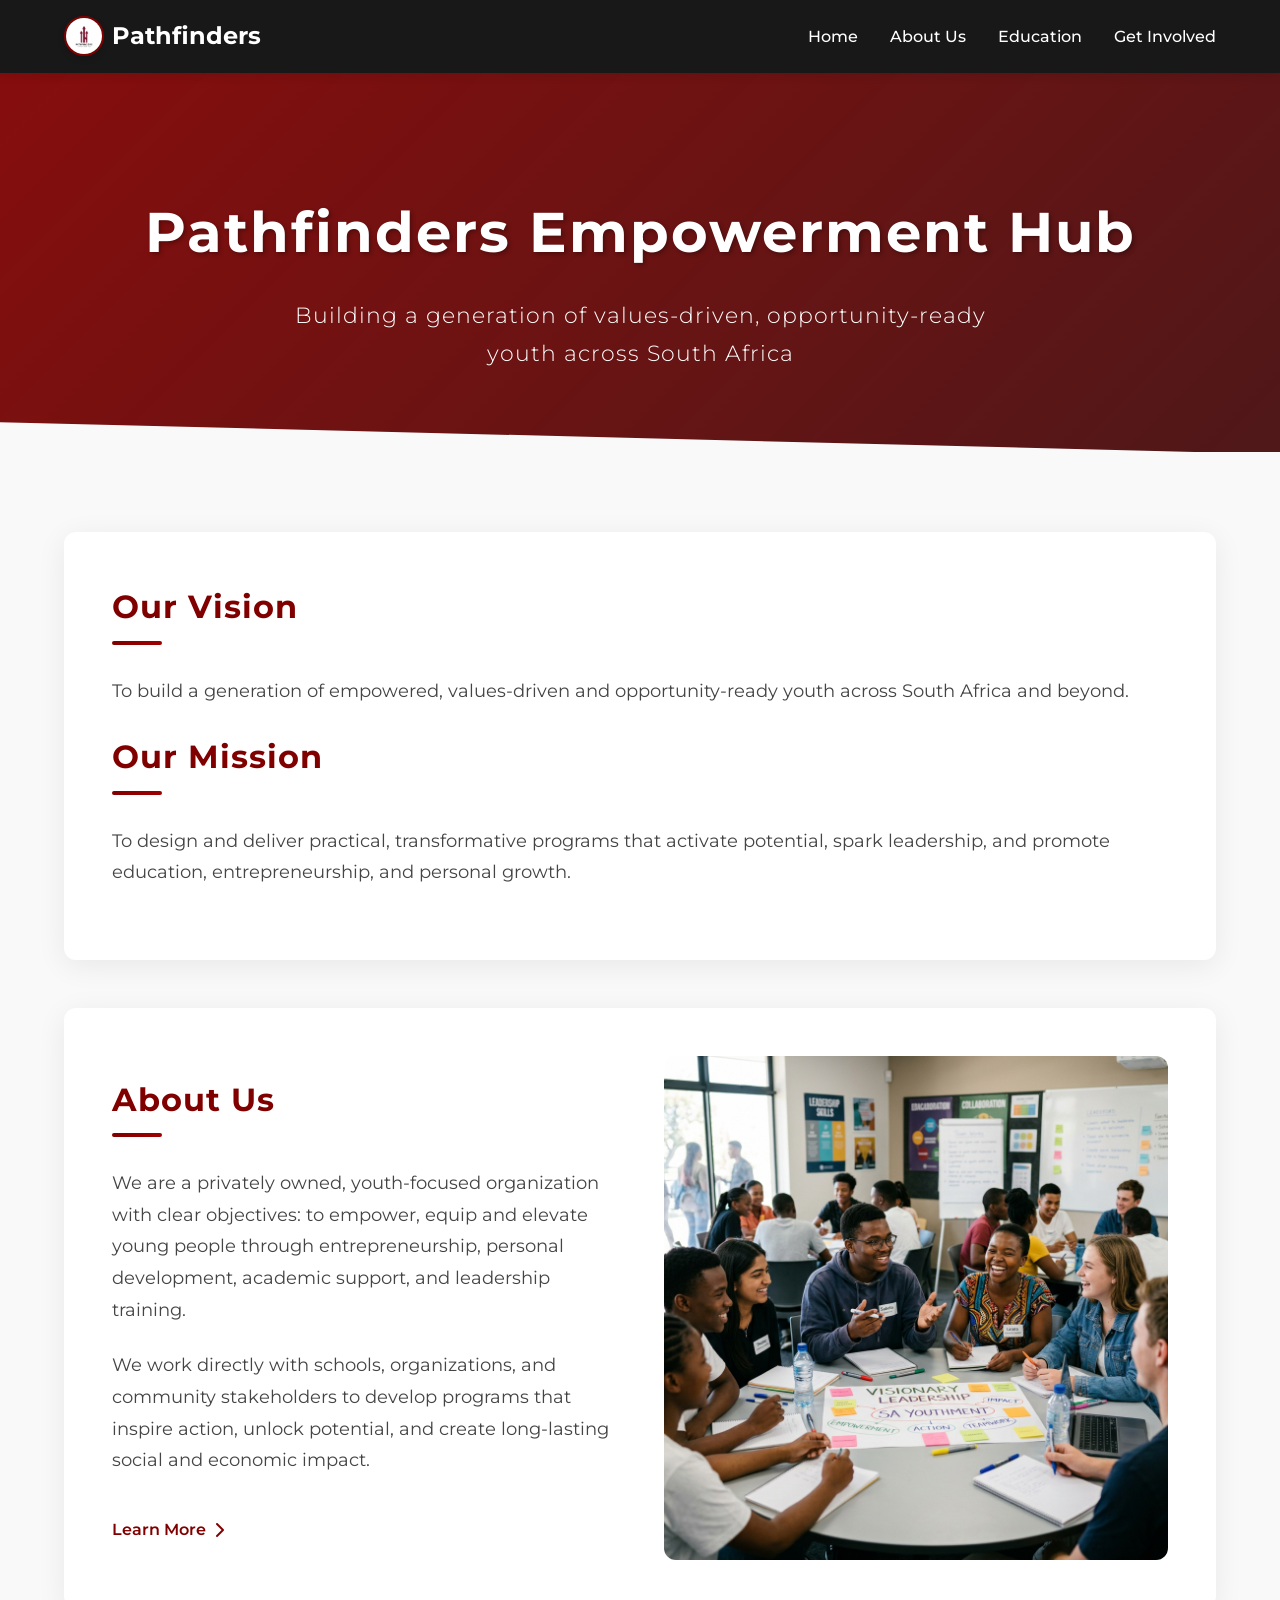
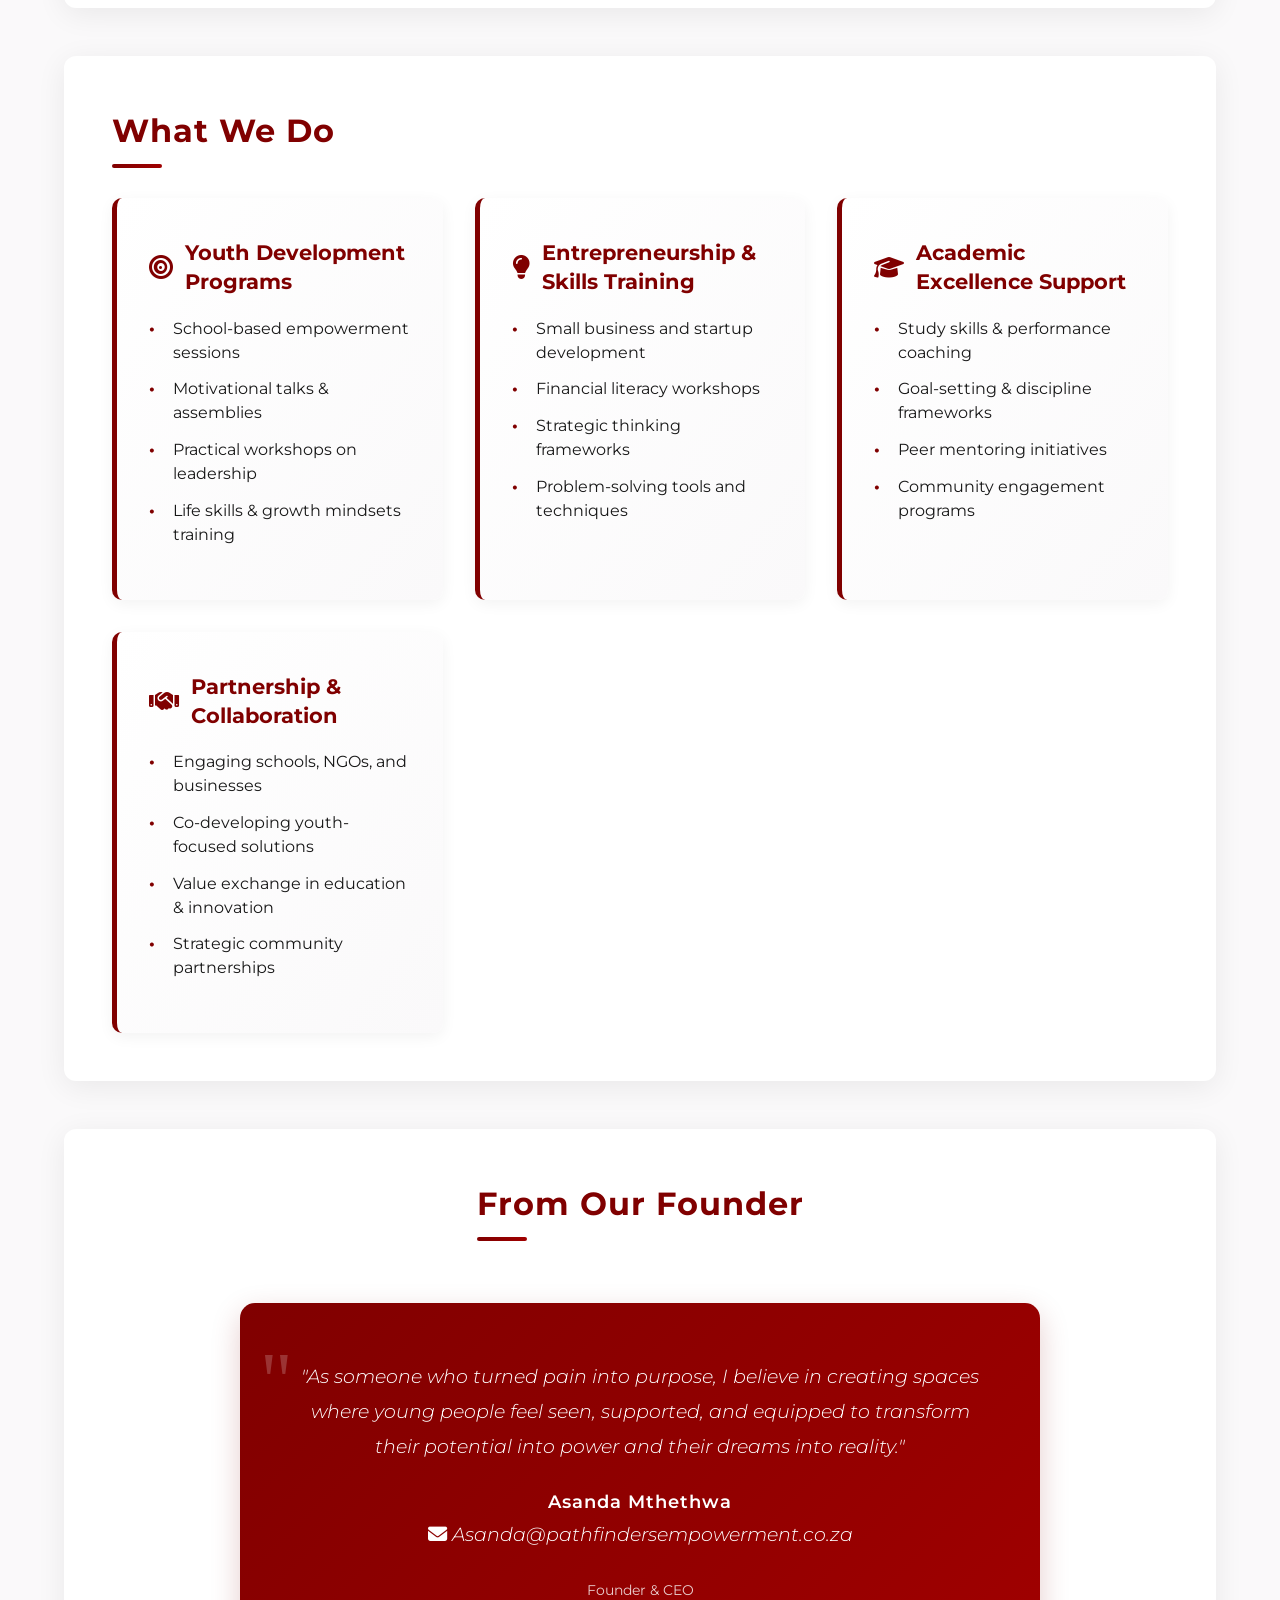
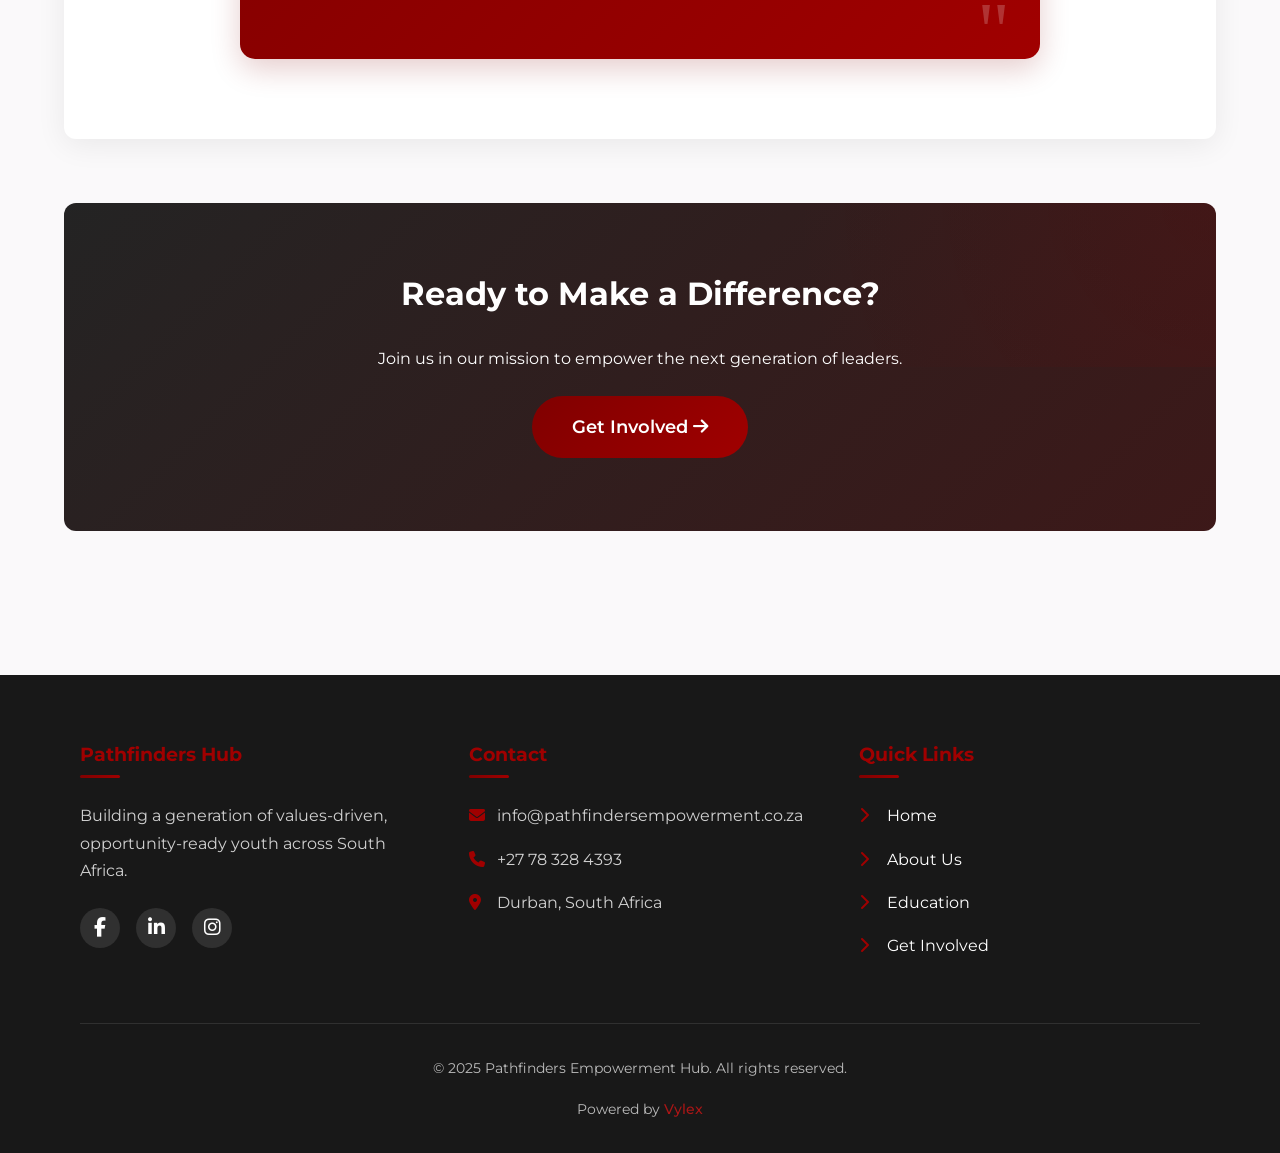
<file: index.html>
<!DOCTYPE html>
<html lang="en">

<head>
  <meta charset="UTF-8" />
  <meta name="viewport" content="width=device-width, initial-scale=1.0" />
  <title>Pathfinders Empowerment Hub | Empowering South African Youth</title>

  <meta name="google-site-verification" content="KsutGRpZTLUDbWp5Ro6oUx0S_MNJWlFWjwb6RgHYh18" />

  <!-- Meta SEO -->
  <meta name="description"
    content="Pathfinders Empowerment Hub empowers South African youth with leadership, entrepreneurship, academic support, and values-driven development programs." />
  <meta name="keywords"
    content="Pathfinders, Youth Empowerment, South Africa, Leadership Training, Entrepreneurship, Academic Support, Personal Growth, Youth Development Programs, School Sessions, Skills Training, Asanda Mthethwa" />
  <meta name="author" content="Pathfinders Empowerment Hub" />
  <meta name="robots" content="index, follow" />

  <!-- Open Graph / Facebook -->
  <meta property="og:type" content="website" />
  <meta property="og:url" content="https://pathfindersempowerment.co.za/" />
  <meta property="og:title" content="Pathfinders Empowerment Hub | Empowering South African Youth" />
  <meta property="og:description"
    content="Building a generation of values-driven, opportunity-ready youth across South Africa through practical programs in leadership, education, and entrepreneurship." />
  <meta property="og:image" content="https://pathfindersempowerment.co.za/assets/images/pathfinders-logo.jpg" />

  <!-- Twitter -->
  <meta name="twitter:card" content="summary_large_image" />
  <meta name="twitter:url" content="https://pathfindersempowerment.co.za/" />
  <meta name="twitter:title" content="Pathfinders Empowerment Hub | Empowering South African Youth" />
  <meta name="twitter:description"
    content="Empowering young leaders through personal development, school-based sessions, entrepreneurship and academic excellence." />
  <meta name="twitter:image" content="https://pathfindersempowerment.co.za/assets/images/pathfinders-logo.jpg" />

  <!-- Favicon -->
  <link rel="icon" href="/assets/images/pathfinders-logo.jpg" type="image/jpeg" />

  <!-- Fonts and Icons -->
  <link href="https://fonts.googleapis.com/css2?family=Montserrat:wght@300;400;500;600;700&display=swap"
    rel="stylesheet" />
  <link rel="stylesheet" href="https://cdnjs.cloudflare.com/ajax/libs/font-awesome/6.4.0/css/all.min.css" />

  <!-- Canonical URL -->
  <link rel="canonical" href="https://pathfindersempowerment.co.za/" />
  <link rel="stylesheet" href="css/main.css" />
  <link rel="stylesheet" href="css/home.css" />

  <!-- CSS Placeholder -->

</head>

<body>
  <!-- Navigation -->
  <nav class="navbar">
    <div class="container nav-container">
      <a href="index.html" class="logo">
        <img src="./assets/images/pathfinders-logo.jpg" alt="Pathfinders Empowerment Hub Logo" class="logo-image">
        Pathfinders
      </a>
      <button class="mobile-toggle">☰</button>
      <ul class="nav-links">
        <li><a href="index.html">Home</a></li>
        <li><a href="about.html">About Us</a></li>
        <li><a href="education.html">Education</a></li>
        <li><a href="get-involved.html">Get Involved</a></li>
      </ul>
    </div>
  </nav>

  <!-- Header -->
  <header class="header">
    <div class="container">
      <h1>Pathfinders Empowerment Hub</h1>
      <p>Building a generation of values-driven, opportunity-ready youth across South Africa</p>
    </div>
  </header>

  <!-- Main Content -->
  <main class="container section-padding">
    <!-- Vision & Mission Section -->
    <section id="vision" class="content-section">
      <h2 class="section-title">Our Vision</h2>
      <p class="section-text">To build a generation of empowered, values-driven and opportunity-ready youth across South
        Africa and beyond.</p>

      <div id="mission" class="mt-5">
        <h2 class="section-title">Our Mission</h2>
        <p class="section-text">To design and deliver practical, transformative programs that activate potential, spark
          leadership, and promote education, entrepreneurship, and personal growth.</p>
      </div>
    </section>

    <!-- About Section -->
    <section id="about" class="content-section about-section">
      <div>
        <h2 class="section-title">About Us</h2>
        <p class="section-text">
          We are a privately owned, youth-focused organization with clear objectives: to empower, equip and elevate
          young people through entrepreneurship, personal development, academic support, and leadership training.
        </p>
        <p class="section-text">
          We work directly with schools, organizations, and community stakeholders to develop programs that inspire
          action, unlock potential, and create long-lasting social and economic impact.
        </p>
        <!-- Learn More button -->
        <a href="about.html" class="learn-more-btn">Learn More <i class="fas fa-chevron-right"></i></a>
      </div>
      <div class="about-image">
        <img src="./assets/images/about-us.png" alt="Youth Empowerment in South Africa">
      </div>
    </section>

    <!-- Services Section -->
    <section id="services" class="content-section">
      <h2 class="section-title">What We Do</h2>
      <div class="services-grid">
        <div class="service-card">
          <h3><i class="fas fa-bullseye"></i> Youth Development Programs</h3>
          <ul>
            <li>School-based empowerment sessions</li>
            <li>Motivational talks & assemblies</li>
            <li>Practical workshops on leadership</li>
            <li>Life skills & growth mindsets training</li>
          </ul>
        </div>
        <div class="service-card">
          <h3><i class="fas fa-lightbulb"></i> Entrepreneurship & Skills Training</h3>
          <ul>
            <li>Small business and startup development</li>
            <li>Financial literacy workshops</li>
            <li>Strategic thinking frameworks</li>
            <li>Problem-solving tools and techniques</li>
          </ul>
        </div>
        <div class="service-card">
          <h3><i class="fas fa-graduation-cap"></i> Academic Excellence Support</h3>
          <ul>
            <li>Study skills & performance coaching</li>
            <li>Goal-setting & discipline frameworks</li>
            <li>Peer mentoring initiatives</li>
            <li>Community engagement programs</li>
          </ul>
        </div>
        <div class="service-card">
          <h3><i class="fas fa-handshake"></i> Partnership & Collaboration</h3>
          <ul>
            <li>Engaging schools, NGOs, and businesses</li>
            <li>Co-developing youth-focused solutions</li>
            <li>Value exchange in education & innovation</li>
            <li>Strategic community partnerships</li>
          </ul>
        </div>
      </div>
    </section>

    <!-- Founder Section -->
    <section id="founder" class="content-section founder-section">
      <h2 class="section-title">From Our Founder</h2>
      <div class="founder-message">
        <p>
          "As someone who turned pain into purpose, I believe in creating spaces where young people feel seen,
          supported, and equipped to transform their potential into power and their dreams into reality."
        </p>
        <span class="founder-name">Asanda Mthethwa</span>
        <p><i class="fas fa-envelope"></i> Asanda@pathfindersempowerment.co.za</p>

        <span class="founder-title">Founder & CEO</span>
      </div>
    </section>

    <!-- Call To Action -->
    <section class="cta-section">
      <h2>Ready to Make a Difference?</h2>
      <p>Join us in our mission to empower the next generation of leaders.</p>
      <a href="get-involved.html" class="cta-btn">Get Involved <i class="fas fa-arrow-right"></i></a>
    </section>
  </main>

  <!-- Footer -->
  <footer class="footer">
    <div class="container">
      <div class="footer-content">
        <div class="footer-column">
          <h3>Pathfinders Hub</h3>
          <p>Building a generation of values-driven, opportunity-ready youth across South Africa.</p>
          <div class="social-icons">
            <a href="#" class="social-icon" style="text-decoration: none; color: inherit;"><i
                class="fab fa-facebook-f"></i></a>
            <a href="#" class="social-icon" style="text-decoration: none; color: inherit;"><i
                class="fab fa-linkedin-in"></i></a>
            <a href="#" class="social-icon" style="text-decoration: none; color: inherit;"><i
                class="fab fa-instagram"></i></a>
          </div>
        </div>
        <div class="footer-column">
          <h3>Contact</h3>
          <p><i class="fas fa-envelope"></i> info@pathfindersempowerment.co.za</p>
          <p><i class="fas fa-phone"></i> +27 78 328 4393</p>
          <p><i class="fas fa-map-marker-alt"></i> Durban, South Africa</p>
        </div>
        <div class="footer-column">
          <h3>Quick Links</h3>
          <p><a href="index.html" style="color: white; text-decoration: none;"><i class="fas fa-chevron-right"></i>
              Home</a></p>
          <p><a href="about.html" style="color: white; text-decoration: none;"><i class="fas fa-chevron-right"></i>
              About Us</a></p>
          <p><a href="education.html" style="color: white; text-decoration: none;"><i class="fas fa-chevron-right"></i>
              Education</a></p>
          <p><a href="get-involved.html" style="color: white; text-decoration: none;"><i
                class="fas fa-chevron-right"></i> Get Involved</a></p>
        </div>
      </div>
      <div class="footer-bottom">
        <p>&copy; 2025 Pathfinders Empowerment Hub. All rights reserved.</p>
        <p class="developer">Powered by <a href="https://vylex.co.za"
            style="color: #e71616; text-decoration: dotted;">Vylex</a></p>
      </div>
    </div>
  </footer>

  <script>
    // Mobile menu toggle
    const mobileToggle = document.querySelector('.mobile-toggle');
    const navLinks = document.querySelector('.nav-links');

    mobileToggle.addEventListener('click', () => {
      navLinks.classList.toggle('active');
    });

    // Close mobile menu when clicking a link
    document.querySelectorAll('.nav-links a').forEach(link => {
      link.addEventListener('click', () => {
        navLinks.classList.remove('active');
      });
    });

    // Smooth scrolling
    document.querySelectorAll('a[href^="#"]').forEach(anchor => {
      anchor.addEventListener('click', function (e) {
        e.preventDefault();

        const targetId = this.getAttribute('href');
        const targetElement = document.querySelector(targetId);

        if (targetElement) {
          window.scrollTo({
            top: targetElement.offsetTop - 70,
            behavior: 'smooth'
          });
        }
      });
    });
  </script>
</body>

</html>
</file>
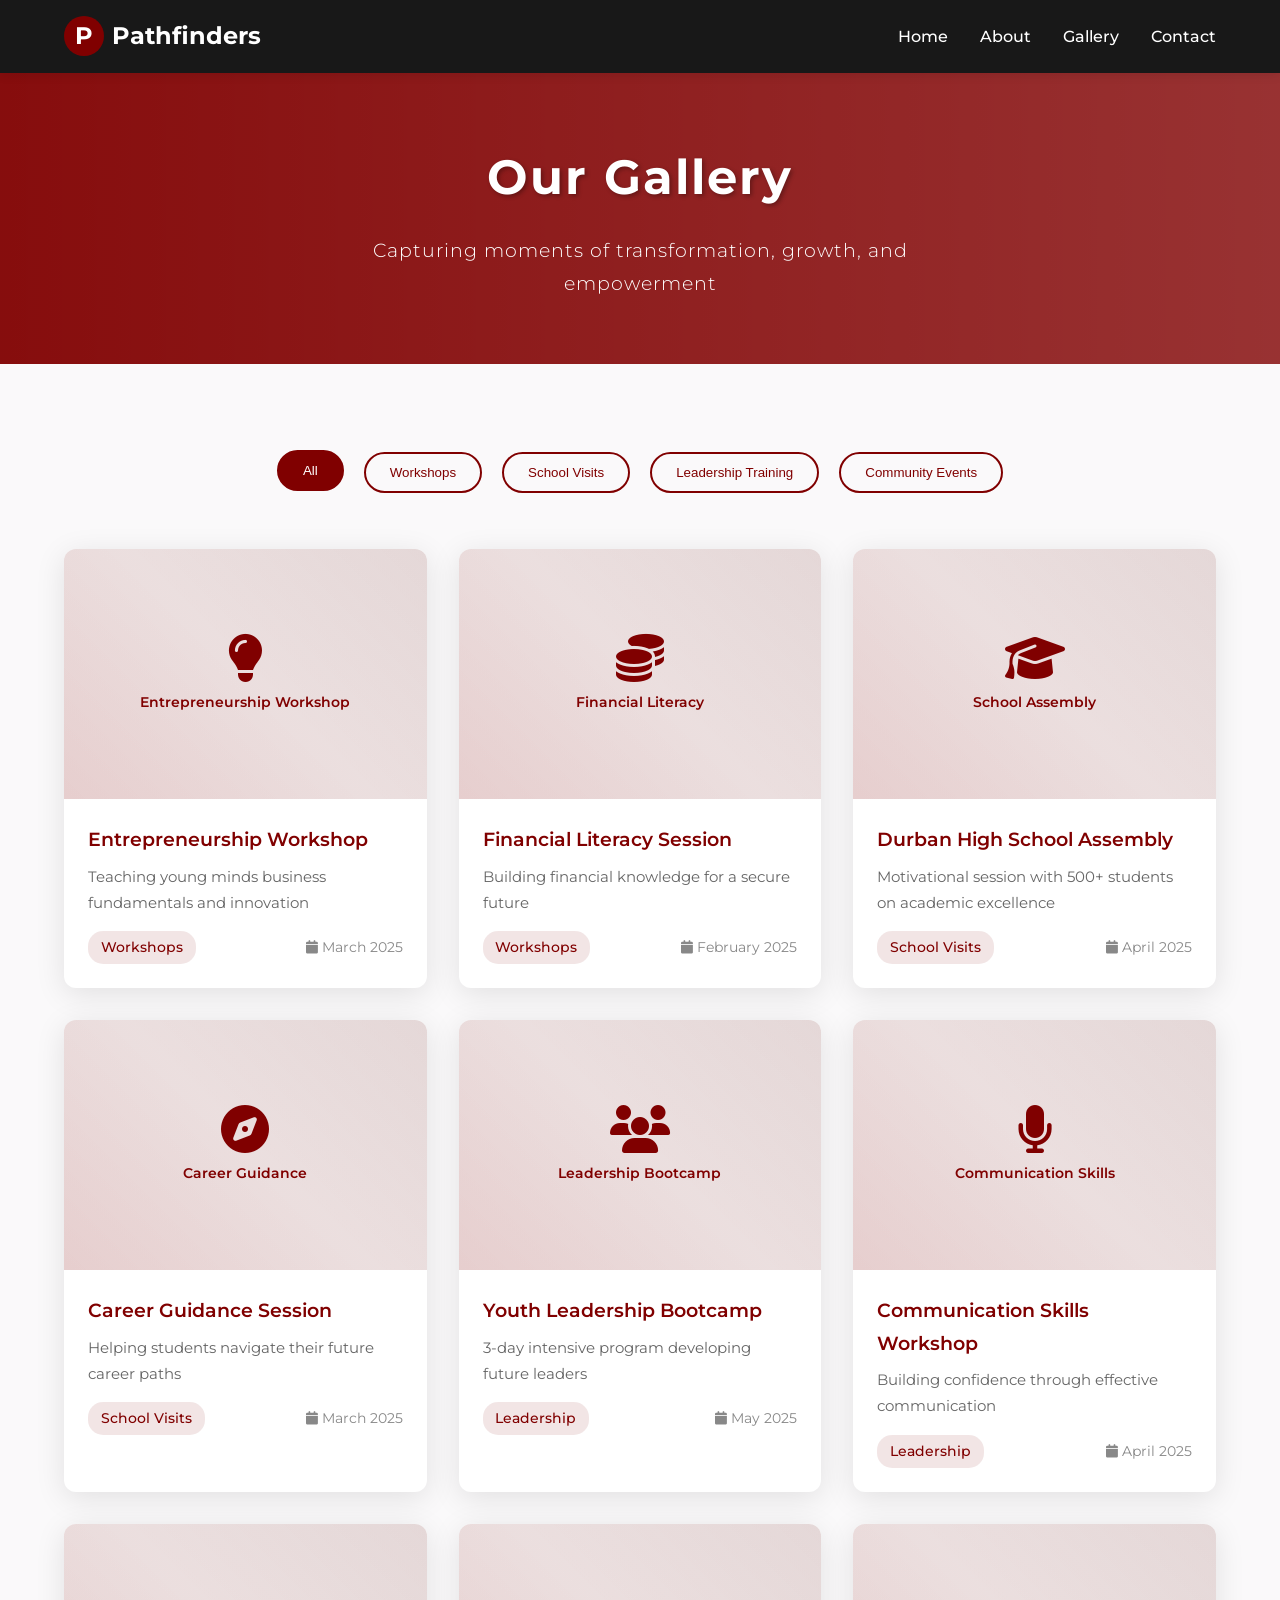
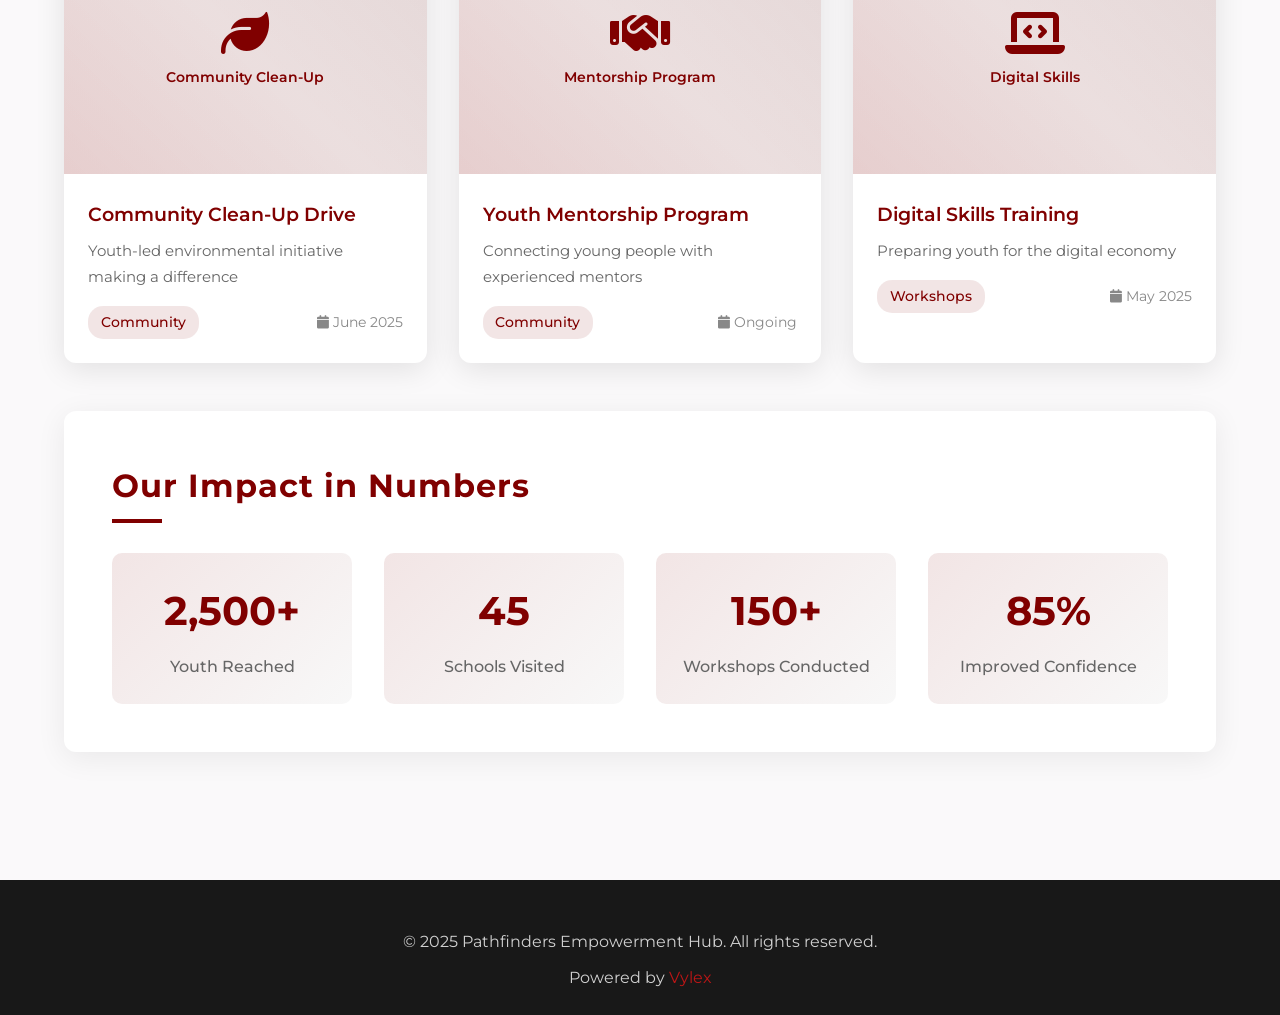
<file: gallery/index.html>
<!DOCTYPE html>
<html lang="en">
<head>
    <meta charset="UTF-8" />
    <meta name="viewport" content="width=device-width, initial-scale=1.0" />
    <title>Gallery | Pathfinders Empowerment Hub</title>
    
    <!-- Meta SEO -->
    <meta name="description" content="Explore our gallery showcasing Pathfinders Empowerment Hub's youth development programs, workshops, and community impact across South Africa." />
    <meta name="keywords" content="Pathfinders Gallery, Youth Programs, Workshops, Community Impact, Leadership Training, South Africa" />
    
    <!-- Fonts and Icons -->
    <link href="https://fonts.googleapis.com/css2?family=Montserrat:wght@300;400;500;600;700&display=swap" rel="stylesheet" />
    <link rel="stylesheet" href="https://cdnjs.cloudflare.com/ajax/libs/font-awesome/6.4.0/css/all.min.css" />
    
    <style>
        :root {
            --maroon: #800000;
            --black: #181818;
            --white: #fff;
            --gray: #faf9fa;
            --light-maroon: rgba(128, 0, 0, 0.1);
        }
        
        * { 
            box-sizing: border-box;
            margin: 0;
            padding: 0;
        }
        
        body {
            font-family: 'Montserrat', Arial, sans-serif;
            margin: 0;
            background: var(--gray);
            color: var(--black);
            line-height: 1.7;
            font-size: 16px;
        }
        
        /* Utility Classes */
        .container {
            width: 90%;
            max-width: 1200px;
            margin: 0 auto;
            padding: 0 1rem;
        }
        
        .section-padding {
            padding: 5rem 0;
        }
        
        .section-title {
            position: relative;
            display: inline-block;
            color: var(--maroon);
            font-size: 2rem;
            font-weight: 700;
            margin-bottom: 2.5rem;
            letter-spacing: 1px;
        }
        
        .section-title::after {
            content: '';
            position: absolute;
            left: 0;
            bottom: -10px;
            width: 50px;
            height: 4px;
            background-color: var(--maroon);
        }
        
        /* Navigation */
        .navbar {
            position: sticky;
            top: 0;
            z-index: 1000;
            background: var(--black);
            box-shadow: 0 2px 10px rgba(0, 0, 0, 0.1);
        }
        
        .nav-container {
            display: flex;
            justify-content: space-between;
            align-items: center;
            padding: 1rem 0;
        }
        
        .logo {
            display: flex;
            align-items: center;
            gap: 0.5rem;
            font-weight: 700;
            font-size: 1.5rem;
            color: var(--white);
            text-decoration: none;
            transition: all 0.3s ease;
        }
        
        .logo:hover {
            transform: scale(1.05);
        }
        
        .logo-image {
            width: 40px;
            height: 40px;
            border-radius: 50%;
            background: var(--maroon);
            display: flex;
            align-items: center;
            justify-content: center;
            color: var(--white);
            font-weight: bold;
        }
        
        .nav-links {
            display: flex;
            gap: 2rem;
            list-style: none;
        }
        
        .nav-links li a {
            color: var(--white);
            text-decoration: none;
            font-weight: 500;
            position: relative;
            transition: all 0.3s ease;
            padding: 0.5rem 0;
        }
        
        .nav-links li a::after {
            content: '';
            position: absolute;
            width: 0;
            height: 2px;
            bottom: 0;
            left: 0;
            background-color: var(--maroon);
            transition: width 0.3s ease;
        }
        
        .nav-links li a:hover {
            color: var(--maroon);
        }
        
        .nav-links li a:hover::after {
            width: 100%;
        }
        
        .mobile-toggle {
            display: none;
            background: transparent;
            border: none;
            color: var(--white);
            font-size: 1.5rem;
            cursor: pointer;
        }
        
        /* Header */
        .header {
            background: linear-gradient(to right, rgba(128, 0, 0, 0.95), rgba(128, 0, 0, 0.8));
            color: var(--white);
            padding: 4rem 0;
            text-align: center;
        }
        
        .header h1 {
            font-size: 3rem;
            font-weight: 700;
            letter-spacing: 2px;
            margin-bottom: 1rem;
            text-shadow: 2px 2px 4px rgba(0, 0, 0, 0.3);
        }
        
        .header p {
            font-size: 1.2rem;
            font-weight: 300;
            max-width: 600px;
            margin: 0 auto;
            letter-spacing: 1px;
        }
        
        /* Gallery Filters */
        .gallery-filters {
            text-align: center;
            margin-bottom: 3rem;
        }
        
        .filter-btn {
            background: transparent;
            border: 2px solid var(--maroon);
            color: var(--maroon);
            padding: 0.7rem 1.5rem;
            margin: 0.5rem;
            border-radius: 25px;
            cursor: pointer;
            font-weight: 500;
            transition: all 0.3s ease;
        }
        
        .filter-btn:hover,
        .filter-btn.active {
            background: var(--maroon);
            color: var(--white);
            transform: translateY(-2px);
        }
        
        /* Gallery Grid */
        .gallery-grid {
            display: grid;
            grid-template-columns: repeat(auto-fit, minmax(300px, 1fr));
            gap: 2rem;
            margin-bottom: 3rem;
        }
        
        .gallery-item {
            background: var(--white);
            border-radius: 12px;
            overflow: hidden;
            box-shadow: 0 6px 30px rgba(0, 0, 0, 0.1);
            transition: all 0.3s ease;
            cursor: pointer;
        }
        
        .gallery-item:hover {
            transform: translateY(-10px);
            box-shadow: 0 15px 40px rgba(0, 0, 0, 0.15);
        }
        
        .gallery-image {
            width: 100%;
            height: 250px;
            background: linear-gradient(45deg, var(--light-maroon), #f0f0f0);
            display: flex;
            align-items: center;
            justify-content: center;
            flex-direction: column;
            color: var(--maroon);
            font-size: 3rem;
            position: relative;
            overflow: hidden;
        }
        
        .gallery-image::before {
            content: '';
            position: absolute;
            top: 0;
            left: 0;
            right: 0;
            bottom: 0;
            background: linear-gradient(45deg, 
                rgba(128, 0, 0, 0.1) 0%, 
                rgba(128, 0, 0, 0.05) 50%, 
                rgba(128, 0, 0, 0.1) 100%);
        }
        
        .gallery-image i {
            position: relative;
            z-index: 1;
            margin-bottom: 0.5rem;
        }
        
        .gallery-image .image-label {
            position: relative;
            z-index: 1;
            font-size: 0.9rem;
            font-weight: 600;
            text-align: center;
        }
        
        .gallery-content {
            padding: 1.5rem;
        }
        
        .gallery-content h3 {
            color: var(--maroon);
            margin-bottom: 0.5rem;
            font-size: 1.2rem;
            font-weight: 600;
        }
        
        .gallery-content p {
            color: #666;
            font-size: 0.95rem;
            margin-bottom: 1rem;
        }
        
        .gallery-meta {
            display: flex;
            justify-content: space-between;
            align-items: center;
            font-size: 0.85rem;
            color: #888;
        }
        
        .gallery-category {
            background: var(--light-maroon);
            color: var(--maroon);
            padding: 0.3rem 0.8rem;
            border-radius: 15px;
            font-weight: 500;
        }
        
        /* Modal */
        .modal {
            display: none;
            position: fixed;
            z-index: 2000;
            left: 0;
            top: 0;
            width: 100%;
            height: 100%;
            background-color: rgba(0, 0, 0, 0.9);
            animation: fadeIn 0.3s ease;
        }
        
        .modal-content {
            position: relative;
            margin: 5% auto;
            padding: 2rem;
            width: 90%;
            max-width: 800px;
            background: var(--white);
            border-radius: 12px;
            animation: slideIn 0.3s ease;
        }
        
        .close {
            position: absolute;
            top: 1rem;
            right: 1.5rem;
            color: #aaa;
            font-size: 2rem;
            font-weight: bold;
            cursor: pointer;
            transition: color 0.3s ease;
        }
        
        .close:hover {
            color: var(--maroon);
        }
        
        .modal-header h2 {
            color: var(--maroon);
            margin-bottom: 1rem;
        }
        
        .modal-image {
            width: 100%;
            height: 300px;
            background: linear-gradient(45deg, var(--light-maroon), #f0f0f0);
            border-radius: 8px;
            display: flex;
            align-items: center;
            justify-content: center;
            flex-direction: column;
            color: var(--maroon);
            font-size: 4rem;
            margin-bottom: 1.5rem;
        }
        
        /* Statistics Section */
        .stats-section {
            background: var(--white);
            border-radius: 12px;
            padding: 3rem;
            margin: 3rem 0;
            box-shadow: 0 6px 30px rgba(0, 0, 0, 0.07);
        }
        
        .stats-grid {
            display: grid;
            grid-template-columns: repeat(auto-fit, minmax(200px, 1fr));
            gap: 2rem;
            text-align: center;
        }
        
        .stat-item {
            padding: 1.5rem;
            border-radius: 10px;
            background: linear-gradient(135deg, var(--light-maroon), #f8f8f8);
        }
        
        .stat-number {
            font-size: 2.5rem;
            font-weight: 700;
            color: var(--maroon);
            margin-bottom: 0.5rem;
        }
        
        .stat-label {
            font-weight: 500;
            color: #666;
        }
        
        /* Animations */
        @keyframes fadeIn {
            from { opacity: 0; }
            to { opacity: 1; }
        }
        
        @keyframes slideIn {
            from { transform: translateY(-50px); opacity: 0; }
            to { transform: translateY(0); opacity: 1; }
        }
        
        /* Footer */
        .footer {
            background: var(--black);
            color: var(--white);
            padding: 3rem 0 1rem;
            text-align: center;
        }
        
        .footer p {
            margin-bottom: 0.5rem;
            opacity: 0.8;
        }
        
        /* Responsive Design */
        @media screen and (max-width: 768px) {
            .mobile-toggle {
                display: block;
            }
            
            .nav-links {
                position: fixed;
                top: 70px;
                left: -100%;
                flex-direction: column;
                width: 100%;
                background: var(--black);
                align-items: center;
                padding: 2rem 0;
                transition: 0.3s;
                box-shadow: 0 10px 20px rgba(0, 0, 0, 0.2);
            }
            
            .nav-links.active {
                left: 0;
            }
            
            .header h1 {
                font-size: 2.2rem;
            }
            
            .gallery-grid {
                grid-template-columns: 1fr;
            }
            
            .modal-content {
                margin: 10% auto;
                width: 95%;
                padding: 1.5rem;
            }
            
            .stats-grid {
                grid-template-columns: repeat(2, 1fr);
            }
        }
        
        @media screen and (max-width: 576px) {
            .filter-btn {
                display: block;
                width: 80%;
                margin: 0.5rem auto;
            }
            
            .stats-grid {
                grid-template-columns: 1fr;
            }
        }
    </style>
</head>
<body>
    <!-- Navigation -->
    <nav class="navbar">
        <div class="container nav-container">
            <a href="index.html" class="logo">
                <div class="logo-image">P</div>
                Pathfinders
            </a>
            <button class="mobile-toggle">☰</button>
            <ul class="nav-links">
                <li><a href="index.html">Home</a></li>
                <li><a href="about.html">About</a></li>
                <li><a href="gallery.html">Gallery</a></li>
                <li><a href="#contact">Contact</a></li>
            </ul>
        </div>
    </nav>

    <!-- Header -->
    <header class="header">
        <div class="container">
            <h1>Our Gallery</h1>
            <p>Capturing moments of transformation, growth, and empowerment</p>
        </div>
    </header>

    <!-- Main Content -->
    <main class="container section-padding">
        
        <!-- Gallery Filters -->
        <div class="gallery-filters">
            <button class="filter-btn active" data-filter="all">All</button>
            <button class="filter-btn" data-filter="workshops">Workshops</button>
            <button class="filter-btn" data-filter="school-visits">School Visits</button>
            <button class="filter-btn" data-filter="leadership">Leadership Training</button>
            <button class="filter-btn" data-filter="community">Community Events</button>
        </div>

        <!-- Gallery Grid -->
        <div class="gallery-grid">
            <!-- Workshop Items -->
            <div class="gallery-item" data-category="workshops" data-title="Entrepreneurship Workshop" 
                 data-description="Interactive session teaching young minds the fundamentals of starting and running a business, including market research, business planning, and financial management.">
                <div class="gallery-image">
                    <i class="fas fa-lightbulb"></i>
                    <div class="image-label">Entrepreneurship Workshop</div>
                </div>
                <div class="gallery-content">
                    <h3>Entrepreneurship Workshop</h3>
                    <p>Teaching young minds business fundamentals and innovation</p>
                    <div class="gallery-meta">
                        <span class="gallery-category">Workshops</span>
                        <span><i class="fas fa-calendar"></i> March 2025</span>
                    </div>
                </div>
            </div>

            <div class="gallery-item" data-category="workshops" data-title="Financial Literacy Session"
                 data-description="Comprehensive financial education covering budgeting, saving, investing, and understanding financial products to build a strong financial foundation.">
                <div class="gallery-image">
                    <i class="fas fa-coins"></i>
                    <div class="image-label">Financial Literacy</div>
                </div>
                <div class="gallery-content">
                    <h3>Financial Literacy Session</h3>
                    <p>Building financial knowledge for a secure future</p>
                    <div class="gallery-meta">
                        <span class="gallery-category">Workshops</span>
                        <span><i class="fas fa-calendar"></i> February 2025</span>
                    </div>
                </div>
            </div>

            <!-- School Visit Items -->
            <div class="gallery-item" data-category="school-visits" data-title="Durban High School Assembly"
                 data-description="Inspiring assembly session with 500+ students focusing on goal setting, academic excellence, and personal development strategies.">
                <div class="gallery-image">
                    <i class="fas fa-graduation-cap"></i>
                    <div class="image-label">School Assembly</div>
                </div>
                <div class="gallery-content">
                    <h3>Durban High School Assembly</h3>
                    <p>Motivational session with 500+ students on academic excellence</p>
                    <div class="gallery-meta">
                        <span class="gallery-category">School Visits</span>
                        <span><i class="fas fa-calendar"></i> April 2025</span>
                    </div>
                </div>
            </div>

            <div class="gallery-item" data-category="school-visits" data-title="Career Guidance Session"
                 data-description="Interactive career guidance helping students explore various career paths, understand skill requirements, and plan their educational journey.">
                <div class="gallery-image">
                    <i class="fas fa-compass"></i>
                    <div class="image-label">Career Guidance</div>
                </div>
                <div class="gallery-content">
                    <h3>Career Guidance Session</h3>
                    <p>Helping students navigate their future career paths</p>
                    <div class="gallery-meta">
                        <span class="gallery-category">School Visits</span>
                        <span><i class="fas fa-calendar"></i> March 2025</span>
                    </div>
                </div>
            </div>

            <!-- Leadership Training Items -->
            <div class="gallery-item" data-category="leadership" data-title="Youth Leadership Bootcamp"
                 data-description="Intensive 3-day leadership development program covering communication skills, team building, decision making, and strategic thinking.">
                <div class="gallery-image">
                    <i class="fas fa-users"></i>
                    <div class="image-label">Leadership Bootcamp</div>
                </div>
                <div class="gallery-content">
                    <h3>Youth Leadership Bootcamp</h3>
                    <p>3-day intensive program developing future leaders</p>
                    <div class="gallery-meta">
                        <span class="gallery-category">Leadership</span>
                        <span><i class="fas fa-calendar"></i> May 2025</span>
                    </div>
                </div>
            </div>

            <div class="gallery-item" data-category="leadership" data-title="Communication Skills Workshop"
                 data-description="Focused training on public speaking, presentation skills, active listening, and effective communication strategies for personal and professional success.">
                <div class="gallery-image">
                    <i class="fas fa-microphone"></i>
                    <div class="image-label">Communication Skills</div>
                </div>
                <div class="gallery-content">
                    <h3>Communication Skills Workshop</h3>
                    <p>Building confidence through effective communication</p>
                    <div class="gallery-meta">
                        <span class="gallery-category">Leadership</span>
                        <span><i class="fas fa-calendar"></i> April 2025</span>
                    </div>
                </div>
            </div>

            <!-- Community Events -->
            <div class="gallery-item" data-category="community" data-title="Community Clean-Up Drive"
                 data-description="Youth-led environmental initiative bringing together students and community members to clean local areas and promote environmental awareness.">
                <div class="gallery-image">
                    <i class="fas fa-leaf"></i>
                    <div class="image-label">Community Clean-Up</div>
                </div>
                <div class="gallery-content">
                    <h3>Community Clean-Up Drive</h3>
                    <p>Youth-led environmental initiative making a difference</p>
                    <div class="gallery-meta">
                        <span class="gallery-category">Community</span>
                        <span><i class="fas fa-calendar"></i> June 2025</span>
                    </div>
                </div>
            </div>

            <div class="gallery-item" data-category="community" data-title="Youth Mentorship Program"
                 data-description="Ongoing mentorship program connecting experienced professionals with young people to provide guidance, support, and career development opportunities.">
                <div class="gallery-image">
                    <i class="fas fa-handshake"></i>
                    <div class="image-label">Mentorship Program</div>
                </div>
                <div class="gallery-content">
                    <h3>Youth Mentorship Program</h3>
                    <p>Connecting young people with experienced mentors</p>
                    <div class="gallery-meta">
                        <span class="gallery-category">Community</span>
                        <span><i class="fas fa-calendar"></i> Ongoing</span>
                    </div>
                </div>
            </div>

            <div class="gallery-item" data-category="workshops" data-title="Digital Skills Training"
                 data-description="Modern digital literacy workshop covering computer basics, internet safety, social media awareness, and basic programming concepts.">
                <div class="gallery-image">
                    <i class="fas fa-laptop-code"></i>
                    <div class="image-label">Digital Skills</div>
                </div>
                <div class="gallery-content">
                    <h3>Digital Skills Training</h3>
                    <p>Preparing youth for the digital economy</p>
                    <div class="gallery-meta">
                        <span class="gallery-category">Workshops</span>
                        <span><i class="fas fa-calendar"></i> May 2025</span>
                    </div>
                </div>
            </div>
        </div>

        <!-- Statistics Section -->
        <section class="stats-section">
            <h2 class="section-title">Our Impact in Numbers</h2>
            <div class="stats-grid">
                <div class="stat-item">
                    <div class="stat-number">2,500+</div>
                    <div class="stat-label">Youth Reached</div>
                </div>
                <div class="stat-item">
                    <div class="stat-number">45</div>
                    <div class="stat-label">Schools Visited</div>
                </div>
                <div class="stat-item">
                    <div class="stat-number">150+</div>
                    <div class="stat-label">Workshops Conducted</div>
                </div>
                <div class="stat-item">
                    <div class="stat-number">85%</div>
                    <div class="stat-label">Improved Confidence</div>
                </div>
            </div>
        </section>
    </main>

    <!-- Modal -->
    <div id="galleryModal" class="modal">
        <div class="modal-content">
            <span class="close">&times;</span>
            <div class="modal-header">
                <h2 id="modalTitle"></h2>
            </div>
            <div class="modal-image" id="modalImage"></div>
            <p id="modalDescription"></p>
        </div>
    </div>

    <!-- Footer -->
    <footer class="footer">
        <div class="container">
            <p>&copy; 2025 Pathfinders Empowerment Hub. All rights reserved.</p>
            <p class="developer">Powered by <a href="https://vylex.co.za" style="color: #e71616; text-decoration: dotted;">Vylex</a></p>
        </div>
    </footer>

    <script>
        // Mobile menu toggle
        const mobileToggle = document.querySelector('.mobile-toggle');
        const navLinks = document.querySelector('.nav-links');
        
        mobileToggle.addEventListener('click', () => {
            navLinks.classList.toggle('active');
        });

        // Gallery filtering
        const filterBtns = document.querySelectorAll('.filter-btn');
        const galleryItems = document.querySelectorAll('.gallery-item');

        filterBtns.forEach(btn => {
            btn.addEventListener('click', () => {
                // Remove active class from all buttons
                filterBtns.forEach(b => b.classList.remove('active'));
                // Add active class to clicked button
                btn.classList.add('active');

                const filter = btn.getAttribute('data-filter');

                galleryItems.forEach(item => {
                    if (filter === 'all' || item.getAttribute('data-category') === filter) {
                        item.style.display = 'block';
                        item.style.animation = 'fadeIn 0.5s ease';
                    } else {
                        item.style.display = 'none';
                    }
                });
            });
        });

        // Modal functionality
        const modal = document.getElementById('galleryModal');
        const modalTitle = document.getElementById('modalTitle');
        const modalImage = document.getElementById('modalImage');
        const modalDescription = document.getElementById('modalDescription');
        const closeBtn = document.querySelector('.close');

        galleryItems.forEach(item => {
            item.addEventListener('click', () => {
                const title = item.getAttribute('data-title');
                const description = item.getAttribute('data-description');
                const imageContent = item.querySelector('.gallery-image').innerHTML;

                modalTitle.textContent = title;
                modalImage.innerHTML = imageContent;
                modalDescription.textContent = description;
                modal.style.display = 'block';
            });
        });

        closeBtn.addEventListener('click', () => {
            modal.style.display = 'none';
        });

        window.addEventListener('click', (e) => {
            if (e.target === modal) {
                modal.style.display = 'none';
            }
        });

        // Close mobile menu when clicking a link
        document.querySelectorAll('.nav-links a').forEach(link => {
            link.addEventListener('click', () => {
                navLinks.classList.remove('active');
            });
        });
    </script>
</body>
</html>
</file>
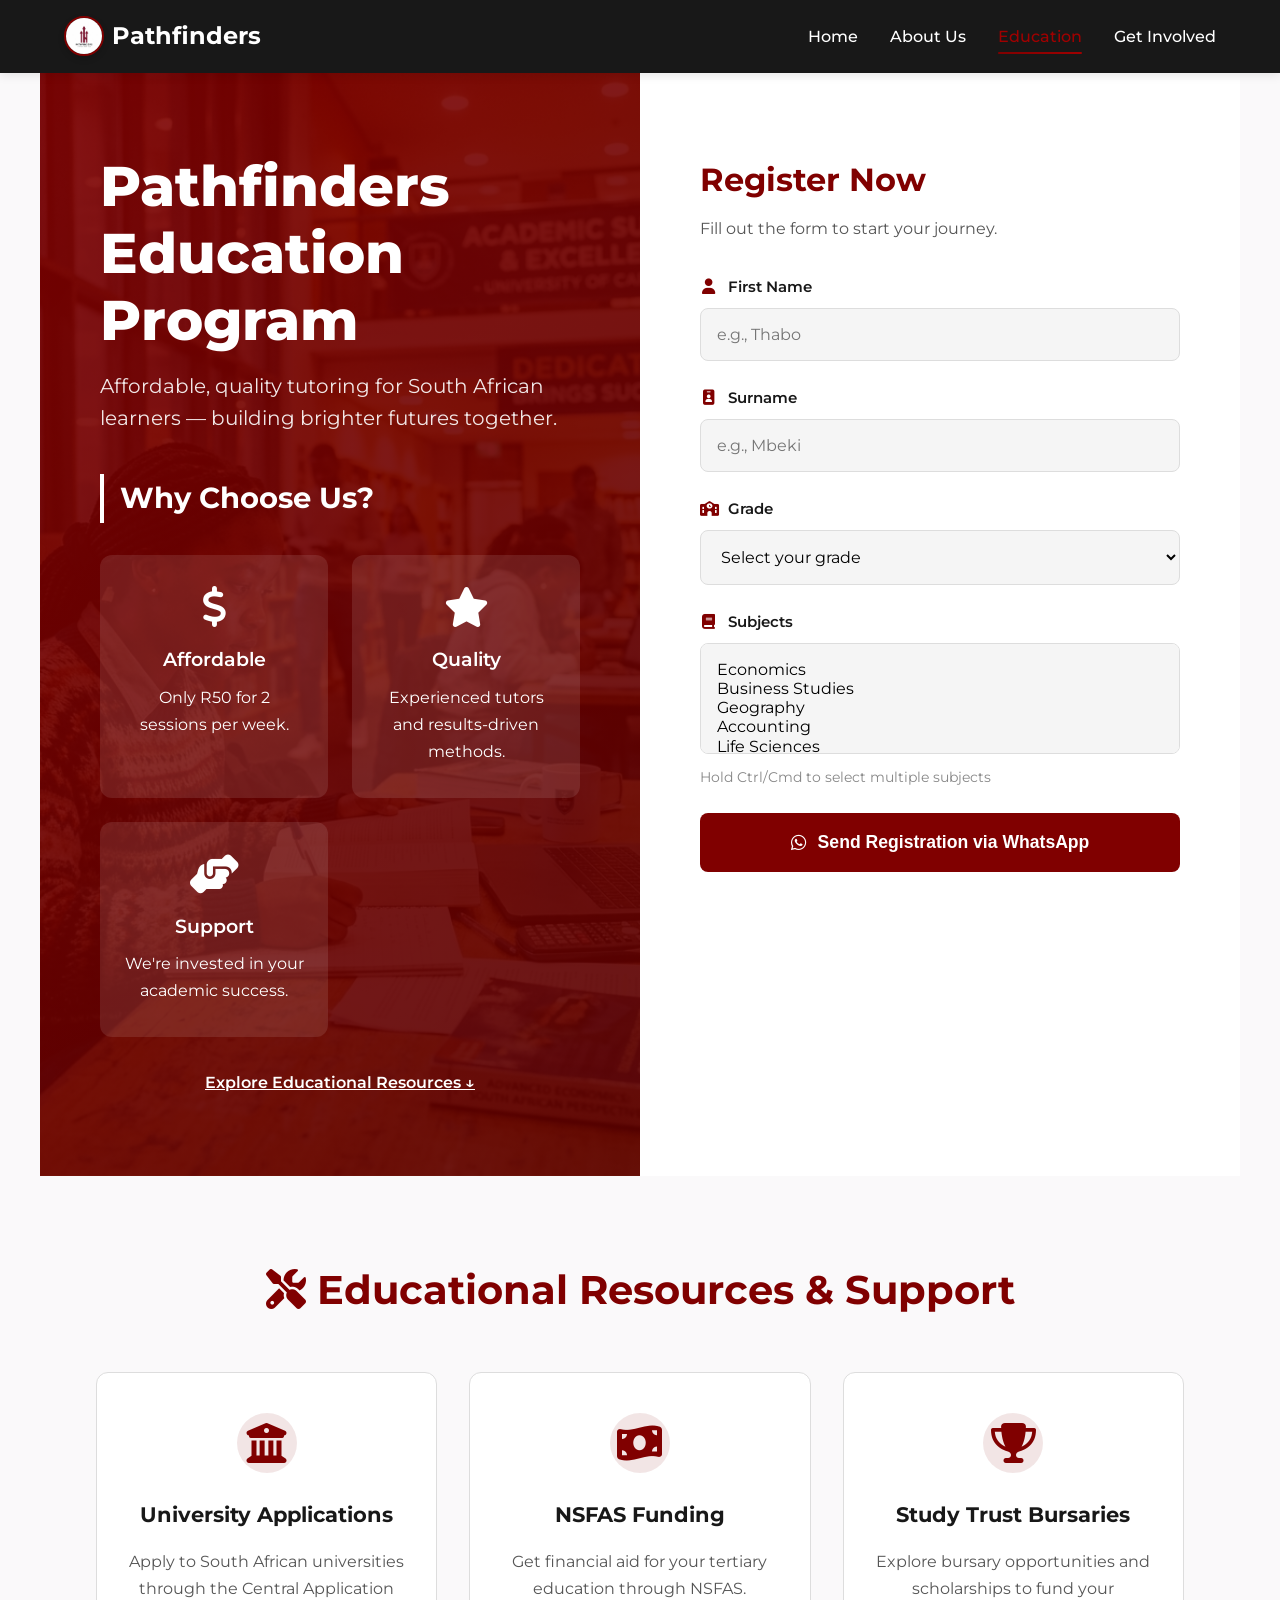
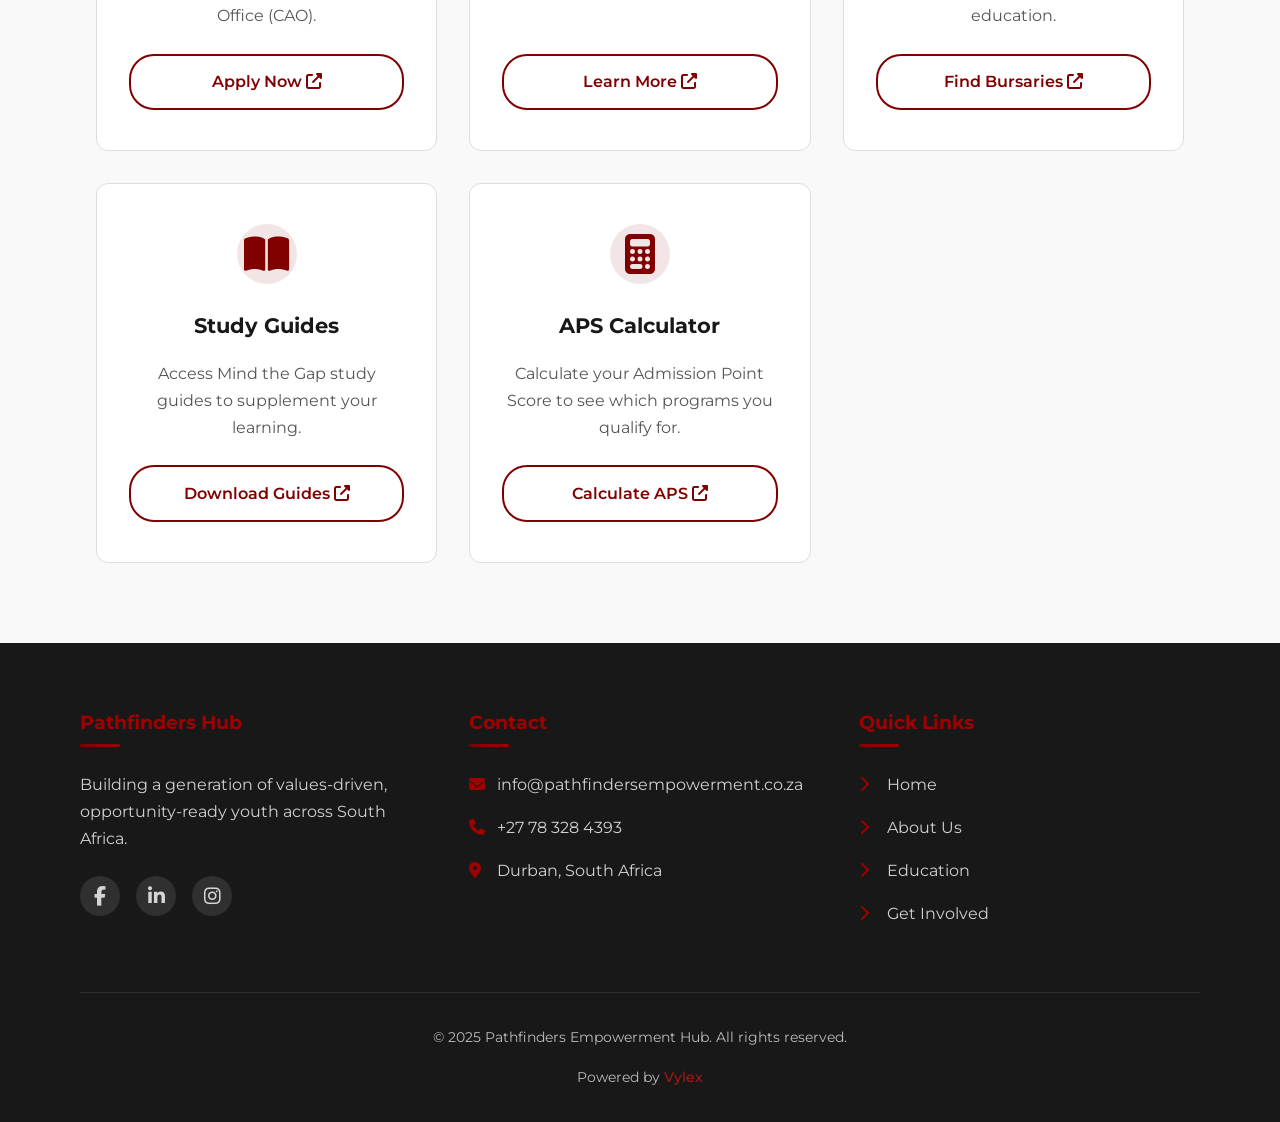
<file: education.html>
<!DOCTYPE html>
<html lang="en">
<head>
  <meta charset="UTF-8">
  <meta name="viewport" content="width=device-width, initial-scale=1.0">
  <title>Pathfinders Education Program | Affordable Tutoring for South African Learners</title>
  <meta name="description" content="Pathfinders Education Program offers affordable tutoring for South African learners. Connect with experienced tutors and excel in subjects like Maths, Science, English, and more.">
  <meta name="keywords" content="South Africa tutoring, affordable tutoring, Pathfinders Education, online tutoring, high school tutoring, maths tutor, science tutor">
  <meta name="author" content="Pathfinders Empowerment Institute">
  <meta property="og:title" content="Pathfinders Education Program | Affordable Tutoring">
  <meta property="og:description" content="Affordable, quality tutoring for learners across South Africa.">
  <meta property="og:url" content="https://pathfindersempowerment.co.za/education">
  <meta property="og:type" content="website">
  <meta name="twitter:card" content="summary_large_image">
  <link rel="icon" href="/assets/images/pathfinders-logo.jpg" type="image/jpeg" />
  <link rel="preconnect" href="https://fonts.googleapis.com" />
  <link rel="preconnect" href="https://fonts.gstatic.com" crossorigin />
  <link href="https://fonts.googleapis.com/css2?family=Montserrat:wght@400;500;600;700;800&display=swap" rel="stylesheet">
  <link rel="stylesheet" href="https://cdnjs.cloudflare.com/ajax/libs/font-awesome/6.4.0/css/all.min.css">
  <script type="application/ld+json">
  {
    "@context": "https://schema.org",
    "@type": "EducationalOrganization",
    "name": "Pathfinders Education Program",
    "url": "https://pathfindersempowerment.co.za/education",
    "description": "Affordable tutoring services for South African learners."
  }
  </script>
  <link rel="stylesheet" href="css/main.css" />
  <link rel="stylesheet" href="css/education.css" />
</head>
<body>
  <div class="page-wrapper">
    <nav class="navbar" id="navbar">
      <div class="container nav-container">
        <a href="index.html" class="logo"><img src="./assets/images/pathfinders-logo.jpg" alt="Pathfinders Logo" class="logo-image">Pathfinders</a>
        <button class="mobile-toggle" aria-label="Toggle navigation">&#9776;</button>
        <ul class="nav-links">
          <li><a href="index.html">Home</a></li>
          <li><a href="about.html">About Us</a></li>
          <li><a href="education.html" class="active">Education</a></li>
          <li><a href="get-involved.html">Get Involved</a></li>
        </ul>
      </div>
    </nav>

    <main class="main-content">
      <section class="info-panel">
        <h1>Pathfinders Education Program</h1>
        <p class="tagline">Affordable, quality tutoring for South African learners — building brighter futures together.</p>
        <h2>Why Choose Us?</h2>
        <div class="why-us-grid">
          <div class="why-us-item"><i class="fas fa-dollar-sign"></i><h3>Affordable</h3><p>Only R50 for 2 sessions per week.</p></div>
          <div class="why-us-item"><i class="fas fa-star"></i><h3>Quality</h3><p>Experienced tutors and results-driven methods.</p></div>
          <div class="why-us-item"><i class="fas fa-handshake-angle"></i><h3>Support</h3><p>We're invested in your academic success.</p></div>
        </div>
        <div style="margin-top: 2rem; text-align: center;">
          <a href="#resources" style="color: white; font-weight: 600;">Explore Educational Resources &darr;</a>
        </div>
      </section>

      <section class="form-panel">
        <h2>Register Now</h2>
        <p>Fill out the form to start your journey.</p>
        <form id="whatsappForm">
          <div class="form-group"><label for="name"><i class="fas fa-user"></i> First Name</label><input type="text" id="name" required placeholder="e.g., Thabo"></div>
          <div class="form-group"><label for="surname"><i class="fas fa-id-badge"></i> Surname</label><input type="text" id="surname" required placeholder="e.g., Mbeki"></div>
          <div class="form-group"><label for="grade"><i class="fas fa-school"></i> Grade</label>
            <select id="grade" required><option value="" disabled selected>Select your grade</option><option value="Grade 8">Grade 8</option><option value="Grade 9">Grade 9</option><option value="Grade 10">Grade 10</option><option value="Grade 11">Grade 11</option><option value="Grade 12">Grade 12</option></select>
          </div>
          <div class="form-group"><label for="subjects"><i class="fas fa-book"></i> Subjects</label>
            <select id="subjects" multiple required><option value="Economics">Economics</option><option value="Business Studies">Business Studies</option><option value="Geography">Geography</option><option value="Accounting">Accounting</option><option value="Life Sciences">Life Sciences</option><option value="Tourism">Tourism</option></select>
            <div class="form-help">Hold Ctrl/Cmd to select multiple subjects</div>
          </div>
          <button type="submit" class="submit-btn"><i class="fab fa-whatsapp"></i><span>Send Registration via WhatsApp</span></button>
        </form>
      </section>
    </main>

    <section class="resources-section" id="resources">
      <div class="container">
        <h2 class="resources-title"><i class="fas fa-tools"></i> Educational Resources &amp; Support</h2>
        <div class="resources-grid">
          <div class="resource-card">
            <div class="resource-icon"><i class="fas fa-university"></i></div>
            <h3>University Applications</h3>
            <p>Apply to South African universities through the Central Application Office (CAO).</p>
            <a href="https://cao.ac.za/Apply.aspx?content=Apply" target="_blank" rel="noopener noreferrer" class="resource-link">Apply Now <i class="fas fa-external-link-alt"></i></a>
          </div>
          <div class="resource-card">
            <div class="resource-icon"><i class="fas fa-money-bill-wave"></i></div>
            <h3>NSFAS Funding</h3>
            <p>Get financial aid for your tertiary education through NSFAS.</p>
            <a href="https://www.nsfas.org.za/content/" target="_blank" rel="noopener noreferrer" class="resource-link">Learn More <i class="fas fa-external-link-alt"></i></a>
          </div>
          <div class="resource-card">
            <div class="resource-icon"><i class="fas fa-trophy"></i></div>
            <h3>Study Trust Bursaries</h3>
            <p>Explore bursary opportunities and scholarships to fund your education.</p>
            <a href="https://studytrust.org.za/bursary-applications/" target="_blank" rel="noopener noreferrer" class="resource-link">Find Bursaries <i class="fas fa-external-link-alt"></i></a>
          </div>
          <div class="resource-card">
            <div class="resource-icon"><i class="fas fa-book-open"></i></div>
            <h3>Study Guides</h3>
            <p>Access Mind the Gap study guides to supplement your learning.</p>
            <a href="https://wcedeportal.co.za/mind-the-gap-study-guides" target="_blank" rel="noopener noreferrer" class="resource-link">Download Guides <i class="fas fa-external-link-alt"></i></a>
          </div>
          <div class="resource-card">
            <div class="resource-icon"><i class="fas fa-calculator"></i></div>
            <h3>APS Calculator</h3>
            <p>Calculate your Admission Point Score to see which programs you qualify for.</p>
            <a href="https://vylex.co.za/edTech/tools/apscalculator.html" target="_blank" rel="noopener noreferrer" class="resource-link">Calculate APS <i class="fas fa-external-link-alt"></i></a>
          </div>
        </div>
      </div>
    </section>

    <footer class="footer">
      <div class="container">
        <div class="footer-content">
          <div class="footer-column">
            <h3>Pathfinders Hub</h3>
            <p>Building a generation of values-driven, opportunity-ready youth across South Africa.</p>
            <div class="social-icons">
              <a href="#" class="social-icon" aria-label="Facebook"><i class="fab fa-facebook-f"></i></a>
              <a href="#" class="social-icon" aria-label="LinkedIn"><i class="fab fa-linkedin-in"></i></a>
              <a href="#" class="social-icon" aria-label="Instagram"><i class="fab fa-instagram"></i></a>
            </div>
          </div>
          <div class="footer-column">
            <h3>Contact</h3>
            <p><i class="fas fa-envelope"></i> info@pathfindersempowerment.co.za</p>
            <p><i class="fas fa-phone"></i> +27 78 328 4393</p>
            <p><i class="fas fa-map-marker-alt"></i> Durban, South Africa</p>
          </div>
          <div class="footer-column">
            <h3>Quick Links</h3>
            <p><a href="index.html"><i class="fas fa-chevron-right"></i> Home</a></p>
            <p><a href="about.html"><i class="fas fa-chevron-right"></i> About Us</a></p>
            <p><a href="education.html"><i class="fas fa-chevron-right"></i> Education</a></p>
            <p><a href="get-involved.html"><i class="fas fa-chevron-right"></i> Get Involved</a></p>
          </div>
        </div>
        <div class="footer-bottom">
          <p>&copy; 2025 Pathfinders Empowerment Hub. All rights reserved.</p>
          <p class="developer">Powered by <a href="https://vylex.co.za">Vylex</a></p>
        </div>
      </div>
    </footer>
  </div>

  <script>
    // Mobile menu
    const mobileToggle = document.querySelector('.mobile-toggle');
    const navLinks = document.querySelector('.nav-links');
    mobileToggle.addEventListener('click', () => { navLinks.classList.toggle('active'); mobileToggle.innerHTML = navLinks.classList.contains('active') ? '&#10005;' : '&#9776;'; });
    document.querySelectorAll('.nav-links a').forEach(link => { link.addEventListener('click', () => { navLinks.classList.remove('active'); mobileToggle.innerHTML = '&#9776;'; }); });

    // Navbar scroll
    const navbar = document.getElementById('navbar');
    window.addEventListener('scroll', () => { navbar.classList.toggle('scrolled', window.scrollY > 50); });

    // WhatsApp form
    document.getElementById('whatsappForm').addEventListener('submit', function (e) {
      e.preventDefault();
      const name = document.getElementById('name').value.trim();
      const surname = document.getElementById('surname').value.trim();
      const grade = document.getElementById('grade').value;
      const subjects = Array.from(document.getElementById('subjects').selectedOptions).map(opt => opt.value);
      if (!name || !surname || !grade || subjects.length === 0) { alert('Please fill in all required fields.'); return; }
      const whatsappNumber = "27783284393";
      let text = `🎓 *Pathfinders Education Program Registration*\n\n`;
      text += `*Name:* ${name} ${surname}\n`;
      text += `*Grade:* ${grade}\n`;
      text += `*Subjects of Interest:* ${subjects.join(", ")}\n\n`;
      text += `I would like to register for the tutoring program. Please send me more information.`;
      window.open(`https://wa.me/${whatsappNumber}?text=${encodeURIComponent(text)}`, '_blank');
    });
  </script>
</body>
</html>
</file>
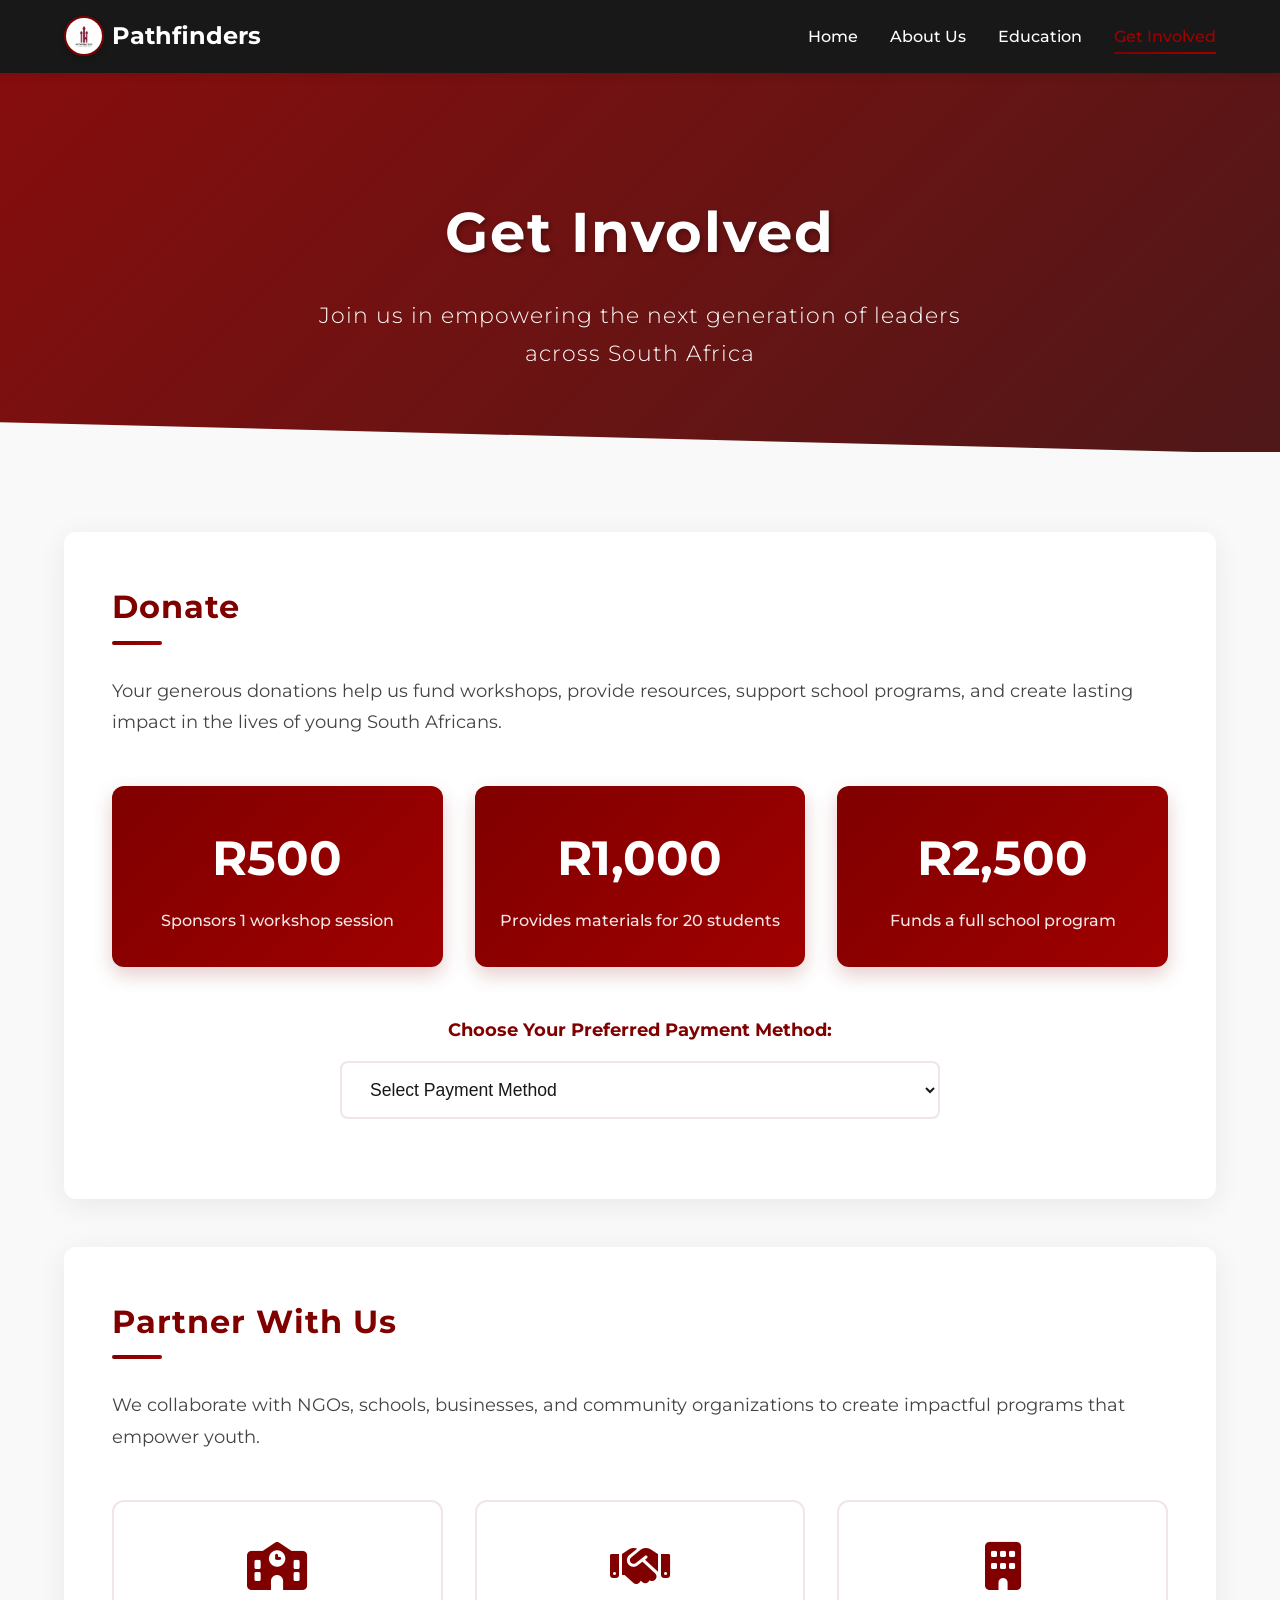
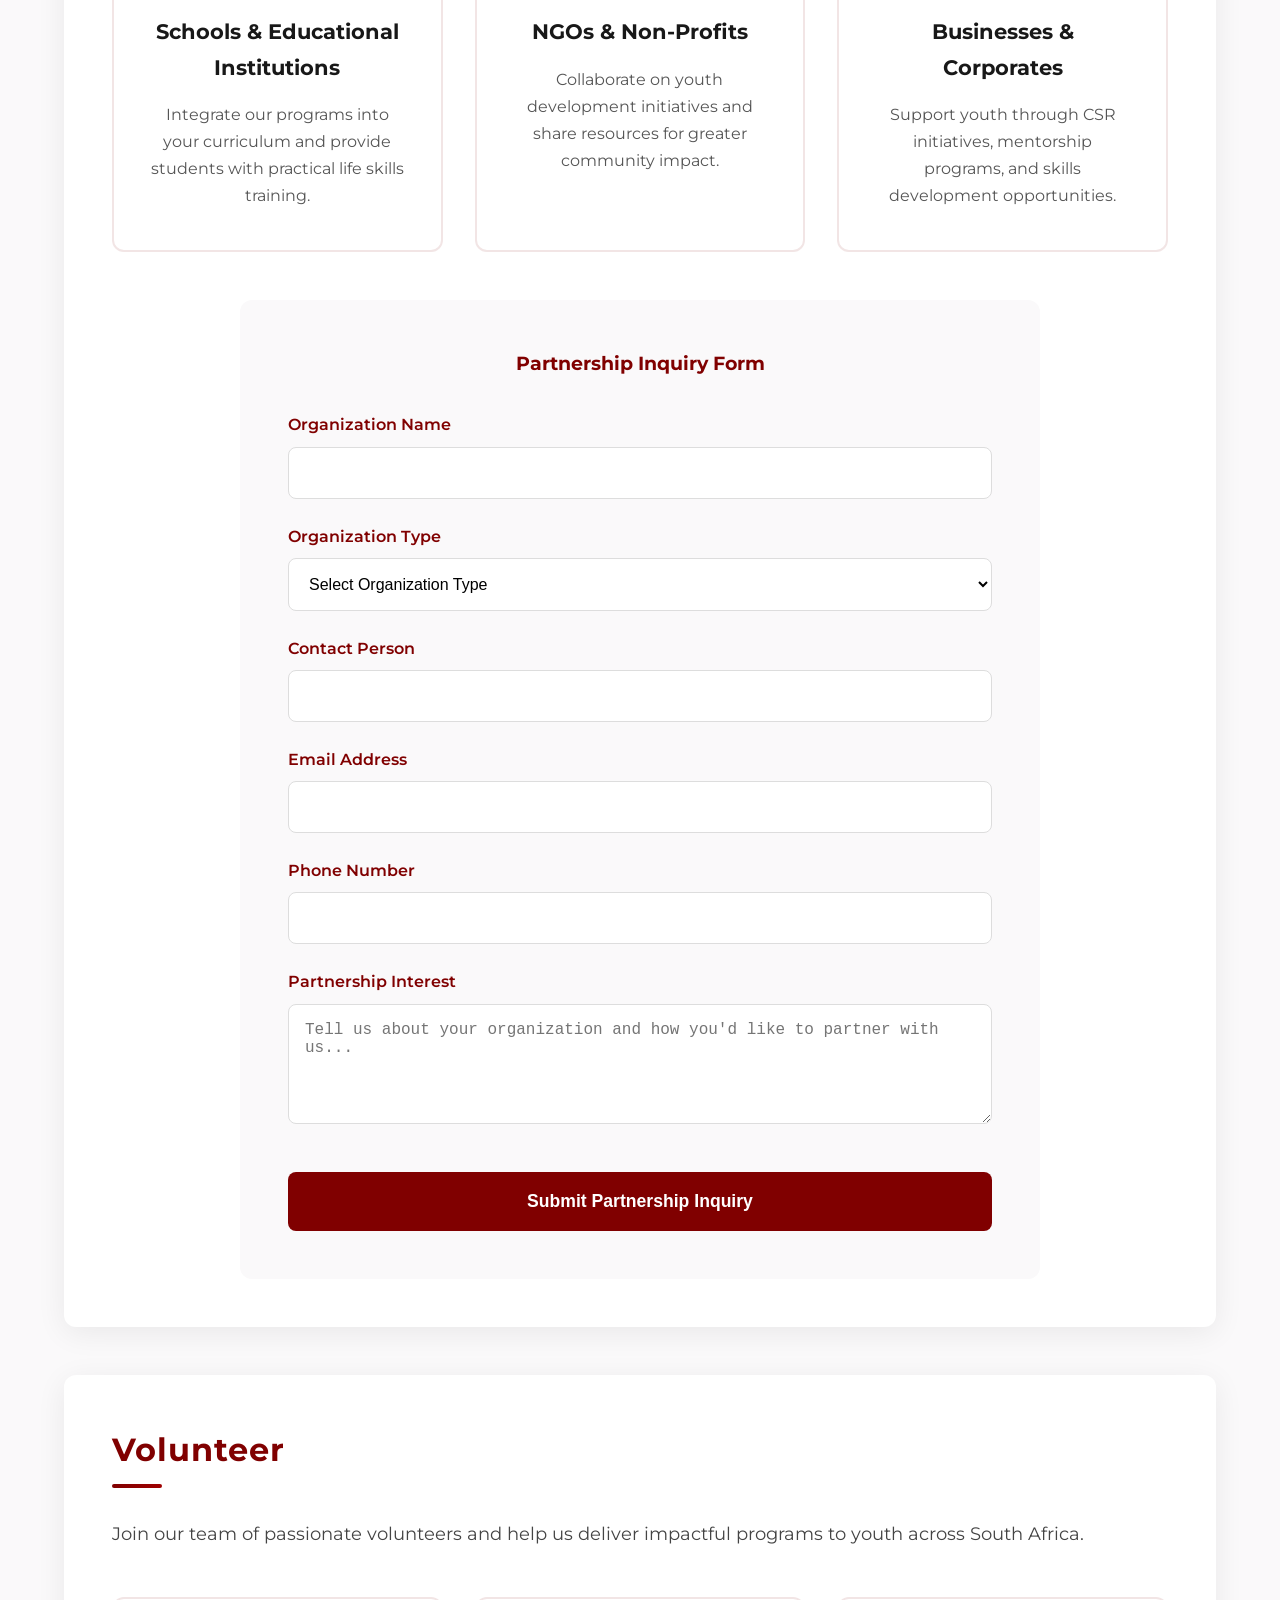
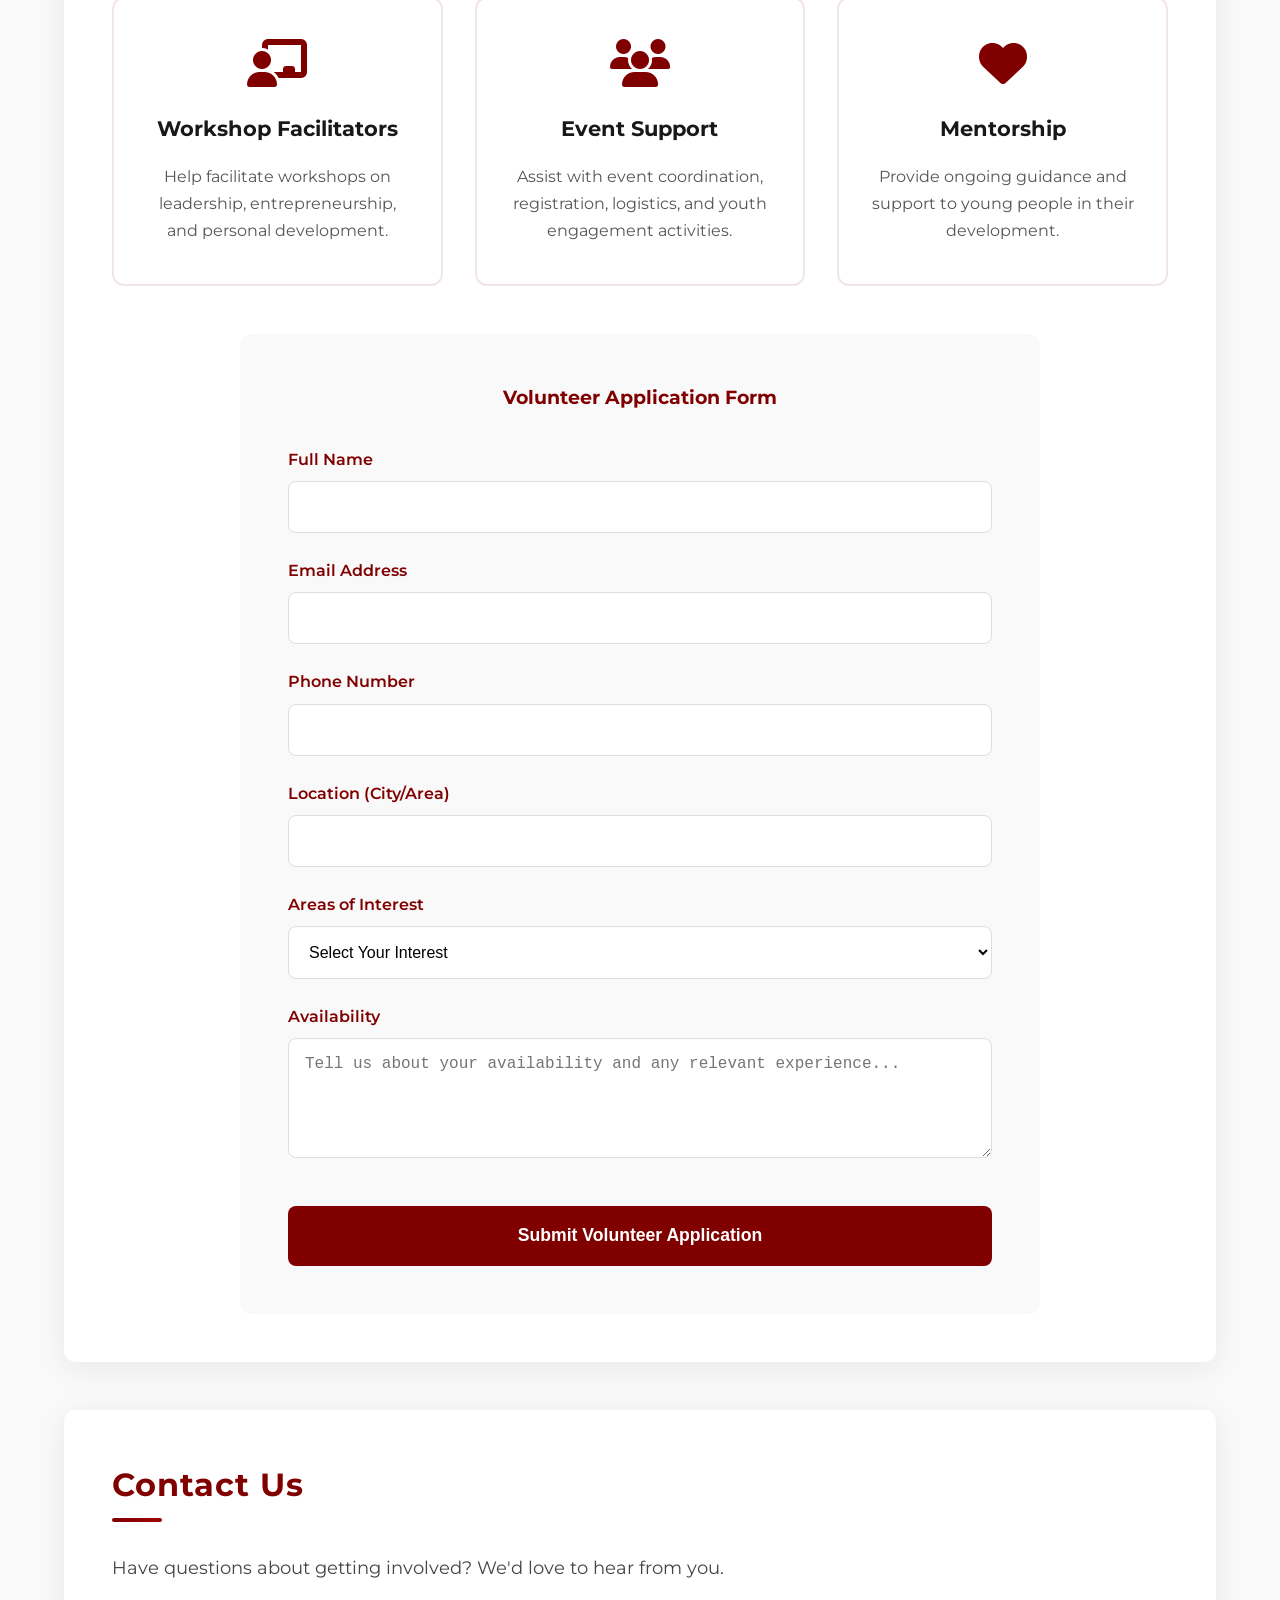
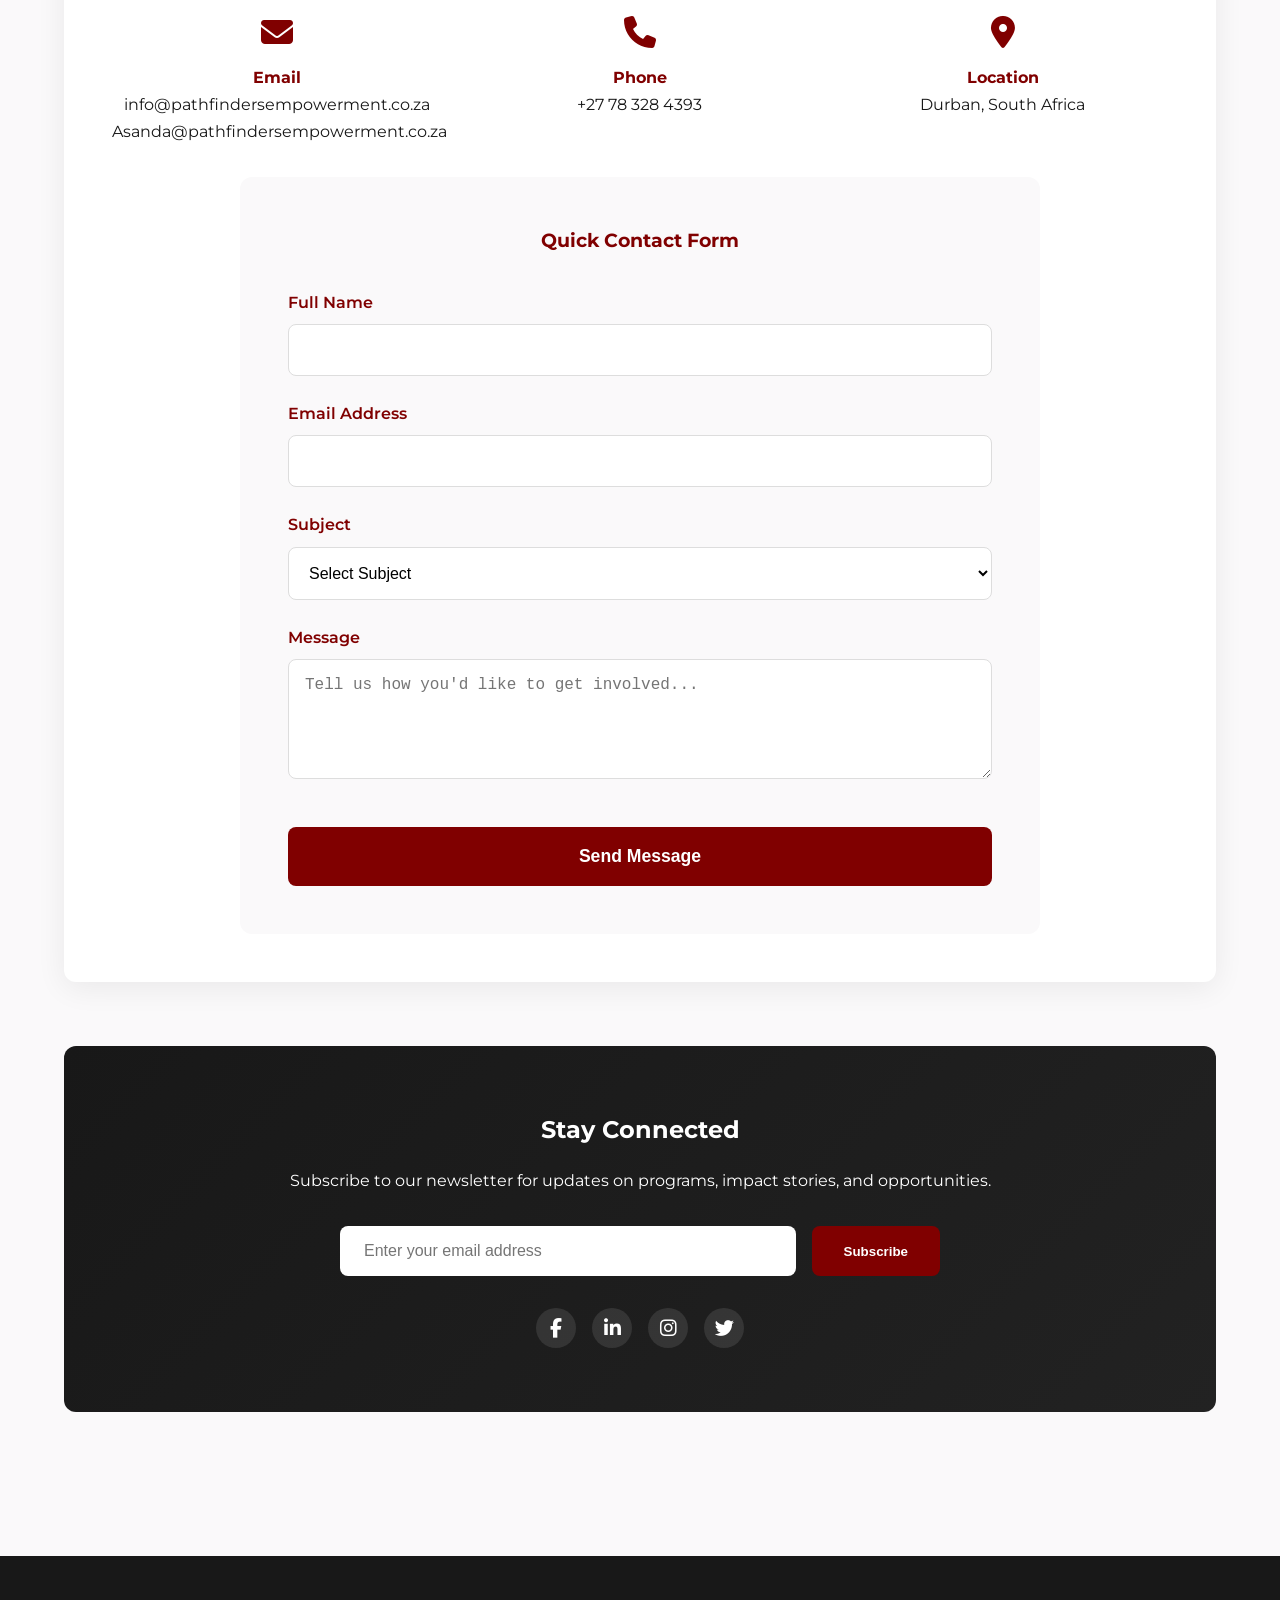
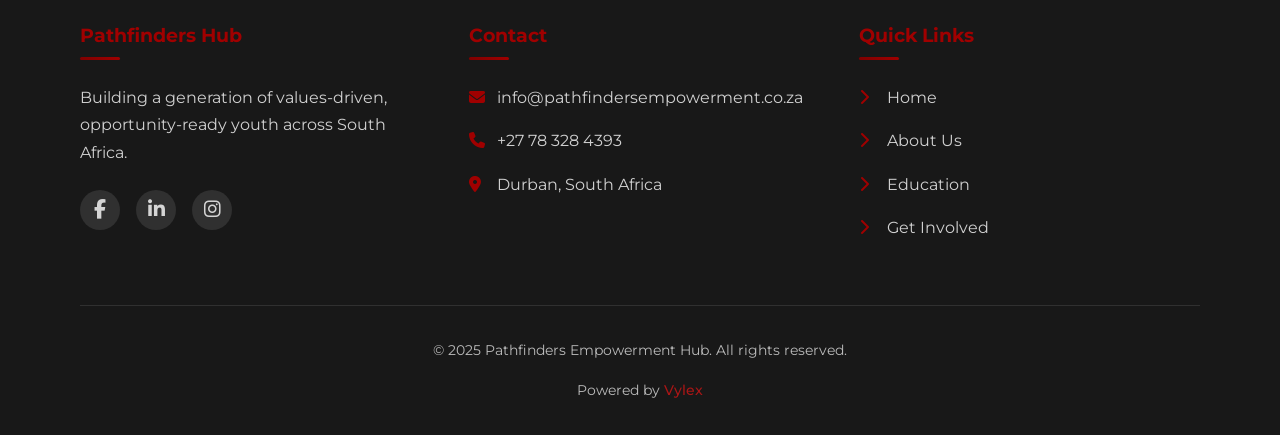
<file: get-involved.html>
<!DOCTYPE html>
<html lang="en">
<head>
  <meta charset="UTF-8" />
  <meta name="viewport" content="width=device-width, initial-scale=1.0" />
  <title>Get Involved | Pathfinders Empowerment Hub</title>
  <meta name="google-site-verification" content="KsutGRpZTLUDbWp5Ro6oUx0S_MNJWlFWjwb6RgHYh18" />
  <meta name="description" content="Support Pathfinders Empowerment Hub through donations, partnerships, volunteering, and collaboration. Help us empower South African youth." />
  <meta name="author" content="Pathfinders Empowerment Hub" />
  <meta name="robots" content="index, follow" />
  <meta property="og:type" content="website" />
  <meta property="og:url" content="https://pathfindersempowerment.co.za/get-involved.html" />
  <meta property="og:title" content="Get Involved | Pathfinders Empowerment Hub" />
  <meta property="og:description" content="Join us in empowering South African youth. Donate, volunteer, or partner with us." />
  <meta property="og:image" content="https://pathfindersempowerment.co.za/assets/images/pathfinders-logo.jpg" />
  <meta name="twitter:card" content="summary_large_image" />
  <link rel="icon" href="/assets/images/pathfinders-logo.jpg" type="image/jpeg" />
  <link rel="preconnect" href="https://fonts.googleapis.com" />
  <link rel="preconnect" href="https://fonts.gstatic.com" crossorigin />
  <link href="https://fonts.googleapis.com/css2?family=Montserrat:wght@300;400;500;600;700&display=swap" rel="stylesheet" />
  <link rel="stylesheet" href="https://cdnjs.cloudflare.com/ajax/libs/font-awesome/6.4.0/css/all.min.css" />
  <link rel="canonical" href="https://pathfindersempowerment.co.za/get-involved.html" />
  <link rel="stylesheet" href="css/main.css" />
  <link rel="stylesheet" href="css/get-involved.css" />
</head>
<body>
  <nav class="navbar" id="navbar">
    <div class="container nav-container">
      <a href="index.html" class="logo"><img src="./assets/images/pathfinders-logo.jpg" alt="Pathfinders Logo" class="logo-image">Pathfinders</a>
      <button class="mobile-toggle" aria-label="Toggle navigation">&#9776;</button>
      <ul class="nav-links">
        <li><a href="index.html">Home</a></li>
        <li><a href="about.html">About Us</a></li>
        <li><a href="education.html">Education</a></li>
        <li><a href="get-involved.html" class="active">Get Involved</a></li>
      </ul>
    </div>
  </nav>

  <header class="header">
    <div class="container">
      <h1 class="fade-in-up">Get Involved</h1>
      <p class="fade-in-up delay-1">Join us in empowering the next generation of leaders across South Africa</p>
    </div>
  </header>

  <main class="container section-padding">
    <!-- Donate Section -->
    <section id="donate" class="content-section reveal">
      <h2 class="section-title">Donate</h2>
      <p class="section-text">Your generous donations help us fund workshops, provide resources, support school programs, and create lasting impact in the lives of young South Africans.</p>

      <div class="impact-stats">
        <div class="stat-card"><span class="stat-number">R500</span><span class="stat-label">Sponsors 1 workshop session</span></div>
        <div class="stat-card"><span class="stat-number">R1,000</span><span class="stat-label">Provides materials for 20 students</span></div>
        <div class="stat-card"><span class="stat-number">R2,500</span><span class="stat-label">Funds a full school program</span></div>
      </div>

      <div class="payment-dropdown">
        <label for="payment-method"><strong>Choose Your Preferred Payment Method:</strong></label>
        <select id="payment-method" class="dropdown-select">
          <option value="">Select Payment Method</option>
          <option value="bank">Bank Transfer (Coming Soon)</option>
          <option value="paypal">PayPal (Coming Soon)</option>
          <option value="bitcoin">Bitcoin (Coming Soon)</option>
          <option value="ethereum">Ethereum (Coming Soon)</option>
        </select>
      </div>

      <div id="bank-details" class="payment-method-details">
        <h4 style="color: var(--maroon); margin-bottom: 1rem;"><i class="fas fa-university"></i> Bank Transfer Details</h4>
        <div class="payment-details"><p><em>Bank transfer details will be available soon. Please check back later.</em></p></div>
      </div>
      <div id="paypal-details" class="payment-method-details">
        <h4 style="color: var(--maroon); margin-bottom: 1rem;"><i class="fab fa-paypal"></i> PayPal</h4>
        <div class="payment-details"><p><em>PayPal payment option will be activated shortly. Stay tuned!</em></p></div>
      </div>
      <div id="bitcoin-details" class="payment-method-details">
        <h4 style="color: var(--maroon); margin-bottom: 1rem;"><i class="fab fa-bitcoin"></i> Bitcoin</h4>
        <div class="payment-details"><p><em>Bitcoin wallet address is not yet live. Please come back later.</em></p></div>
      </div>
      <div id="ethereum-details" class="payment-method-details">
        <h4 style="color: var(--maroon); margin-bottom: 1rem;"><i class="fab fa-ethereum"></i> Ethereum</h4>
        <div class="payment-details"><p><em>Ethereum payment method is under preparation. Details will be shared soon.</em></p></div>
      </div>
    </section>

    <!-- Partner Section -->
    <section id="partner" class="content-section reveal">
      <h2 class="section-title">Partner With Us</h2>
      <p class="section-text">We collaborate with NGOs, schools, businesses, and community organizations to create impactful programs that empower youth.</p>
      <div class="partner-types">
        <div class="partner-card"><i class="fas fa-school"></i><h3>Schools &amp; Educational Institutions</h3><p>Integrate our programs into your curriculum and provide students with practical life skills training.</p></div>
        <div class="partner-card"><i class="fas fa-handshake"></i><h3>NGOs &amp; Non-Profits</h3><p>Collaborate on youth development initiatives and share resources for greater community impact.</p></div>
        <div class="partner-card"><i class="fas fa-building"></i><h3>Businesses &amp; Corporates</h3><p>Support youth through CSR initiatives, mentorship programs, and skills development opportunities.</p></div>
      </div>
      <form class="contact-form">
        <h3 style="text-align: center; color: var(--maroon); margin-bottom: 2rem;">Partnership Inquiry Form</h3>
        <div class="form-group"><label for="org-name">Organization Name</label><input type="text" id="org-name" name="org-name" required></div>
        <div class="form-group"><label for="org-type">Organization Type</label>
          <select id="org-type" name="org-type" required><option value="">Select Organization Type</option><option value="school">School/Educational Institution</option><option value="ngo">NGO/Non-Profit</option><option value="business">Business/Corporate</option><option value="government">Government/Municipal</option><option value="other">Other</option></select>
        </div>
        <div class="form-group"><label for="contact-person">Contact Person</label><input type="text" id="contact-person" name="contact-person" required></div>
        <div class="form-group"><label for="email">Email Address</label><input type="email" id="email" name="email" required></div>
        <div class="form-group"><label for="phone">Phone Number</label><input type="tel" id="phone" name="phone"></div>
        <div class="form-group"><label for="partnership-interest">Partnership Interest</label><textarea id="partnership-interest" name="partnership-interest" placeholder="Tell us about your organization and how you'd like to partner with us..." required></textarea></div>
        <button type="submit" class="submit-btn">Submit Partnership Inquiry</button>
      </form>
    </section>

    <!-- Volunteer Section -->
    <section id="volunteer" class="content-section reveal">
      <h2 class="section-title">Volunteer</h2>
      <p class="section-text">Join our team of passionate volunteers and help us deliver impactful programs to youth across South Africa.</p>
      <div class="partner-types">
        <div class="partner-card"><i class="fas fa-chalkboard-teacher"></i><h3>Workshop Facilitators</h3><p>Help facilitate workshops on leadership, entrepreneurship, and personal development.</p></div>
        <div class="partner-card"><i class="fas fa-users"></i><h3>Event Support</h3><p>Assist with event coordination, registration, logistics, and youth engagement activities.</p></div>
        <div class="partner-card"><i class="fas fa-heart"></i><h3>Mentorship</h3><p>Provide ongoing guidance and support to young people in their development.</p></div>
      </div>
      <form class="contact-form">
        <h3 style="text-align: center; color: var(--maroon); margin-bottom: 2rem;">Volunteer Application Form</h3>
        <div class="form-group"><label for="vol-name">Full Name</label><input type="text" id="vol-name" name="vol-name" required></div>
        <div class="form-group"><label for="vol-email">Email Address</label><input type="email" id="vol-email" name="vol-email" required></div>
        <div class="form-group"><label for="vol-phone">Phone Number</label><input type="tel" id="vol-phone" name="vol-phone" required></div>
        <div class="form-group"><label for="location">Location (City/Area)</label><input type="text" id="location" name="location" required></div>
        <div class="form-group"><label for="volunteer-interest">Areas of Interest</label>
          <select id="volunteer-interest" name="volunteer-interest" required><option value="">Select Your Interest</option><option value="facilitation">Workshop Facilitation</option><option value="events">Event Support</option><option value="mentorship">Youth Mentorship</option><option value="marketing">Marketing &amp; Social Media</option><option value="admin">Administrative Support</option><option value="multiple">Multiple Areas</option></select>
        </div>
        <div class="form-group"><label for="availability">Availability</label><textarea id="availability" name="availability" placeholder="Tell us about your availability and any relevant experience..." required></textarea></div>
        <button type="submit" class="submit-btn">Submit Volunteer Application</button>
      </form>
    </section>

    <!-- Contact Section -->
    <section id="contact" class="content-section reveal">
      <h2 class="section-title">Contact Us</h2>
      <p class="section-text">Have questions about getting involved? We'd love to hear from you.</p>
      <div style="display: grid; grid-template-columns: repeat(auto-fit, minmax(250px, 1fr)); gap: 2rem; margin: 2rem 0;">
        <div style="text-align: center;"><i class="fas fa-envelope" style="font-size: 2rem; color: var(--maroon); margin-bottom: 1rem;"></i><h4 style="color: var(--maroon);">Email</h4><p>info@pathfindersempowerment.co.za</p><p>Asanda@pathfindersempowerment.co.za</p></div>
        <div style="text-align: center;"><i class="fas fa-phone" style="font-size: 2rem; color: var(--maroon); margin-bottom: 1rem;"></i><h4 style="color: var(--maroon);">Phone</h4><p>+27 78 328 4393</p></div>
        <div style="text-align: center;"><i class="fas fa-map-marker-alt" style="font-size: 2rem; color: var(--maroon); margin-bottom: 1rem;"></i><h4 style="color: var(--maroon);">Location</h4><p>Durban, South Africa</p></div>
      </div>
      <form class="contact-form">
        <h3 style="text-align: center; color: var(--maroon); margin-bottom: 2rem;">Quick Contact Form</h3>
        <div class="form-group"><label for="contact-name">Full Name</label><input type="text" id="contact-name" name="contact-name" required></div>
        <div class="form-group"><label for="contact-email">Email Address</label><input type="email" id="contact-email" name="contact-email" required></div>
        <div class="form-group"><label for="subject">Subject</label>
          <select id="subject" name="subject" required><option value="">Select Subject</option><option value="donation">Donation Inquiry</option><option value="partnership">Partnership Opportunity</option><option value="volunteer">Volunteer Interest</option><option value="general">General Question</option></select>
        </div>
        <div class="form-group"><label for="message">Message</label><textarea id="message" name="message" placeholder="Tell us how you'd like to get involved..." required></textarea></div>
        <button type="submit" class="submit-btn">Send Message</button>
      </form>
    </section>

    <!-- Newsletter Section -->
    <section class="newsletter-section reveal">
      <h2 style="color: var(--white); margin-bottom: 1rem;">Stay Connected</h2>
      <p>Subscribe to our newsletter for updates on programs, impact stories, and opportunities.</p>
      <form class="newsletter-form">
        <input type="email" placeholder="Enter your email address" required>
        <button type="submit">Subscribe</button>
      </form>
      <div class="social-icons" style="justify-content: center; margin-top: 2rem;">
        <a href="#" class="social-icon" aria-label="Facebook"><i class="fab fa-facebook-f"></i></a>
        <a href="#" class="social-icon" aria-label="LinkedIn"><i class="fab fa-linkedin-in"></i></a>
        <a href="#" class="social-icon" aria-label="Instagram"><i class="fab fa-instagram"></i></a>
        <a href="#" class="social-icon" aria-label="Twitter"><i class="fab fa-twitter"></i></a>
      </div>
    </section>
  </main>

  <footer class="footer">
    <div class="container">
      <div class="footer-content">
        <div class="footer-column">
          <h3>Pathfinders Hub</h3>
          <p>Building a generation of values-driven, opportunity-ready youth across South Africa.</p>
          <div class="social-icons">
            <a href="#" class="social-icon" aria-label="Facebook"><i class="fab fa-facebook-f"></i></a>
            <a href="#" class="social-icon" aria-label="LinkedIn"><i class="fab fa-linkedin-in"></i></a>
            <a href="#" class="social-icon" aria-label="Instagram"><i class="fab fa-instagram"></i></a>
          </div>
        </div>
        <div class="footer-column">
          <h3>Contact</h3>
          <p><i class="fas fa-envelope"></i> info@pathfindersempowerment.co.za</p>
          <p><i class="fas fa-phone"></i> +27 78 328 4393</p>
          <p><i class="fas fa-map-marker-alt"></i> Durban, South Africa</p>
        </div>
        <div class="footer-column">
          <h3>Quick Links</h3>
          <p><a href="index.html"><i class="fas fa-chevron-right"></i> Home</a></p>
          <p><a href="about.html"><i class="fas fa-chevron-right"></i> About Us</a></p>
          <p><a href="education.html"><i class="fas fa-chevron-right"></i> Education</a></p>
          <p><a href="get-involved.html"><i class="fas fa-chevron-right"></i> Get Involved</a></p>
        </div>
      </div>
      <div class="footer-bottom">
        <p>&copy; 2025 Pathfinders Empowerment Hub. All rights reserved.</p>
        <p class="developer">Powered by <a href="https://vylex.co.za">Vylex</a></p>
      </div>
    </div>
  </footer>
  <a href="#" class="back-to-top" aria-label="Back to top"><i class="fas fa-chevron-up"></i></a>

  <script>
    const mobileToggle = document.querySelector('.mobile-toggle');
    const navLinks = document.querySelector('.nav-links');
    mobileToggle.addEventListener('click', () => { navLinks.classList.toggle('active'); mobileToggle.innerHTML = navLinks.classList.contains('active') ? '&#10005;' : '&#9776;'; });
    document.querySelectorAll('.nav-links a').forEach(link => { link.addEventListener('click', () => { navLinks.classList.remove('active'); mobileToggle.innerHTML = '&#9776;'; }); });

    // Payment method dropdown
    const paymentSelect = document.getElementById('payment-method');
    const paymentDetails = document.querySelectorAll('.payment-method-details');
    paymentSelect.addEventListener('change', function () {
      paymentDetails.forEach(d => d.classList.remove('active'));
      if (this.value) { const el = document.getElementById(this.value + '-details'); if (el) el.classList.add('active'); }
    });

    // Form submission handlers
    document.querySelectorAll('form').forEach(form => {
      form.addEventListener('submit', function (e) {
        e.preventDefault();
        const n = document.createElement('div');
        n.textContent = 'Thank you! Your submission has been received.';
        n.style.cssText = 'position:fixed;top:20px;right:20px;background:#28a745;color:white;padding:1rem 1.5rem;border-radius:8px;z-index:10000;font-weight:600;max-width:300px;text-align:center;box-shadow:0 4px 15px rgba(0,0,0,0.2);';
        document.body.appendChild(n);
        this.reset();
        setTimeout(() => document.body.removeChild(n), 5000);
      });
    });

    // Smooth scrolling, navbar, back-to-top, scroll reveal
    const navbar = document.getElementById('navbar');
    const backToTop = document.querySelector('.back-to-top');
    window.addEventListener('scroll', () => {
      navbar.classList.toggle('scrolled', window.scrollY > 50);
      backToTop.classList.toggle('active', window.scrollY > 300);
    });
    backToTop.addEventListener('click', (e) => { e.preventDefault(); window.scrollTo({ top: 0, behavior: 'smooth' }); });
    document.querySelectorAll('a[href^="#"]').forEach(a => {
      a.addEventListener('click', function (e) {
        e.preventDefault();
        const id = this.getAttribute('href');
        if (id === '#') { window.scrollTo({ top: 0, behavior: 'smooth' }); return; }
        const el = document.querySelector(id);
        if (el) window.scrollTo({ top: el.offsetTop - 70, behavior: 'smooth' });
      });
    });
    const reveals = document.querySelectorAll('.reveal');
    const check = () => { reveals.forEach(el => { if (el.getBoundingClientRect().top < window.innerHeight - 100) el.classList.add('revealed'); }); };
    window.addEventListener('scroll', check); check();
  </script>
</body>
</html>
</file>
<file: css/main.css>
/* ===================================
   Pathfinders Empowerment Hub
   Main Stylesheet — Shared across all pages
   =================================== */

:root {
  --maroon: #800000;
  --maroon-dark: #5c0000;
  --maroon-light: #a00000;
  --black: #181818;
  --white: #fff;
  --gray: #faf9fa;
  --light-maroon: rgba(128, 0, 0, 0.1);
  --text-primary: #181818;
  --text-secondary: #555;
  --gray-light: #f5f5f5;
  --gray-medium: #ddd;
  --gray-dark: #888;
  --accent: #d32f2f;
  --accent-dark: #b71c1c;
  --border-radius: 12px;
  --shadow: 0 10px 25px rgba(0, 0, 0, 0.1);
  --shadow-lg: 0 20px 50px rgba(0, 0, 0, 0.12);
  --transition: all 0.3s cubic-bezier(0.4, 0, 0.2, 1);
}

* {
  box-sizing: border-box;
  margin: 0;
  padding: 0;
}

html {
  scroll-behavior: smooth;
}

body {
  font-family: 'Montserrat', Arial, sans-serif;
  margin: 0;
  background: var(--gray);
  color: var(--black);
  line-height: 1.7;
  font-size: 16px;
  overflow-x: hidden;
  -webkit-font-smoothing: antialiased;
}

img {
  max-width: 100%;
  height: auto;
  display: block;
}

/* ===================================
   Utility Classes
   =================================== */
.container {
  width: 90%;
  max-width: 1200px;
  margin: 0 auto;
  padding: 0 1rem;
}

.section-padding {
  padding: 5rem 0;
}

.section-title {
  position: relative;
  display: inline-block;
  color: var(--maroon);
  font-size: 2rem;
  font-weight: 700;
  margin-bottom: 2.5rem;
  letter-spacing: 1px;
}

.section-title::after {
  content: '';
  position: absolute;
  left: 0;
  bottom: -10px;
  width: 50px;
  height: 4px;
  background: linear-gradient(90deg, var(--maroon), var(--maroon-light));
  border-radius: 2px;
}

.content-section {
  background: var(--white);
  border-radius: var(--border-radius);
  box-shadow: 0 6px 30px rgba(0, 0, 0, 0.07);
  padding: 3rem;
  margin-bottom: 3rem;
  position: relative;
  overflow: hidden;
  transition: var(--transition);
}

.content-section::before {
  content: '';
  position: absolute;
  top: 0;
  left: 0;
  width: 100%;
  height: 4px;
  background: linear-gradient(90deg, var(--maroon), var(--maroon-light), var(--maroon));
  opacity: 0;
  transition: opacity 0.4s ease;
}

.content-section:hover::before {
  opacity: 1;
}

.section-text {
  font-size: 1.1rem;
  margin-bottom: 1.5rem;
  color: #444;
  line-height: 1.8;
}

/* ===================================
   Animations
   =================================== */
@keyframes fadeInUp {
  from {
    opacity: 0;
    transform: translateY(30px);
  }
  to {
    opacity: 1;
    transform: translateY(0);
  }
}

@keyframes fadeIn {
  from { opacity: 0; }
  to { opacity: 1; }
}

@keyframes slideInLeft {
  from {
    opacity: 0;
    transform: translateX(-30px);
  }
  to {
    opacity: 1;
    transform: translateX(0);
  }
}

@keyframes pulse {
  0%, 100% { transform: scale(1); }
  50% { transform: scale(1.05); }
}

.fade-in-up {
  animation: fadeInUp 0.8s ease-out both;
}

.delay-1 { animation-delay: 0.2s; }
.delay-2 { animation-delay: 0.4s; }
.delay-3 { animation-delay: 0.6s; }

/* Scroll Reveal */
.reveal {
  opacity: 0;
  transform: translateY(30px);
  transition: opacity 0.8s ease, transform 0.8s ease;
}

.reveal.revealed {
  opacity: 1;
  transform: translateY(0);
}

/* ===================================
   Navigation
   =================================== */
.navbar {
  position: sticky;
  top: 0;
  z-index: 1000;
  background: var(--black);
  box-shadow: 0 2px 10px rgba(0, 0, 0, 0.1);
  transition: var(--transition);
}

.navbar.scrolled {
  background: rgba(24, 24, 24, 0.98);
  box-shadow: 0 4px 20px rgba(0, 0, 0, 0.2);
  backdrop-filter: blur(10px);
}

.nav-container {
  display: flex;
  justify-content: space-between;
  align-items: center;
  padding: 1rem 0;
}

.logo {
  display: flex;
  align-items: center;
  gap: 0.5rem;
  font-weight: 700;
  font-size: 1.5rem;
  color: var(--white);
  text-decoration: none;
  transition: var(--transition);
}

.logo:hover {
  transform: scale(1.05);
}

.logo-image {
  width: 40px;
  height: 40px;
  border-radius: 50%;
  object-fit: cover;
  box-shadow: 0 3px 6px rgba(0, 0, 0, 0.16);
  border: 2px solid var(--maroon);
}

.nav-links {
  display: flex;
  gap: 2rem;
  list-style: none;
}

.nav-links li a {
  color: var(--white);
  text-decoration: none;
  font-weight: 500;
  position: relative;
  transition: var(--transition);
  padding: 0.5rem 0;
}

.nav-links li a::after {
  content: '';
  position: absolute;
  width: 0;
  height: 2px;
  bottom: 0;
  left: 0;
  background: linear-gradient(90deg, var(--maroon), var(--maroon-light));
  transition: width 0.3s ease;
  border-radius: 2px;
}

.nav-links li a:hover,
.nav-links li a.active {
  color: var(--maroon-light);
}

.nav-links li a:hover::after,
.nav-links li a.active::after {
  width: 100%;
}

.mobile-toggle {
  display: none;
  background: transparent;
  border: none;
  color: var(--white);
  font-size: 1.5rem;
  cursor: pointer;
  padding: 0.5rem;
  transition: var(--transition);
}

/* ===================================
   Header Banner
   =================================== */
.header {
  background: linear-gradient(135deg, rgba(128, 0, 0, 0.95), rgba(60, 0, 0, 0.9)),
    url('data:image/svg+xml;utf8,<svg xmlns="http://www.w3.org/2000/svg" width="100" height="100" viewBox="0 0 100 100"><defs><pattern id="grid" width="10" height="10" patternUnits="userSpaceOnUse"><path d="M 10 0 L 0 0 0 10" fill="none" stroke="rgba(255,255,255,0.06)" stroke-width="0.5"/></pattern></defs><rect width="100" height="100" fill="url(%23grid)"/></svg>');
  background-size: cover, 20px 20px;
  color: var(--white);
  padding: 7rem 0 5rem;
  text-align: center;
  position: relative;
  overflow: hidden;
}

.header::after {
  content: '';
  position: absolute;
  bottom: -2px;
  left: 0;
  width: 100%;
  height: 80px;
  background: var(--gray);
  clip-path: polygon(0 60%, 100% 100%, 100% 100%, 0 100%);
}

.header h1 {
  font-size: 3.5rem;
  font-weight: 700;
  letter-spacing: 2px;
  margin-bottom: 1rem;
  text-shadow: 2px 2px 4px rgba(0, 0, 0, 0.3);
  position: relative;
  z-index: 1;
}

.header p {
  font-size: 1.4rem;
  font-weight: 300;
  max-width: 700px;
  margin: 0 auto;
  letter-spacing: 1px;
  position: relative;
  z-index: 1;
}

.header-cta {
  margin-top: 2rem;
  display: inline-block;
  position: relative;
  z-index: 1;
}

/* ===================================
   Call to Action
   =================================== */
.cta-section {
  text-align: center;
  padding: 4rem 2rem;
  background: linear-gradient(135deg, rgba(24, 24, 24, 0.95), rgba(40, 0, 0, 0.9));
  color: var(--white);
  border-radius: var(--border-radius);
  margin: 4rem auto;
  position: relative;
  overflow: hidden;
}

.cta-section::before {
  content: '';
  position: absolute;
  top: -50%;
  right: -50%;
  width: 100%;
  height: 100%;
  background: radial-gradient(circle, rgba(128, 0, 0, 0.15) 0%, transparent 70%);
  pointer-events: none;
}

.cta-section h2 {
  color: var(--white);
  margin-bottom: 1.5rem;
  font-size: 2rem;
  position: relative;
}

.cta-btn {
  display: inline-block;
  padding: 1rem 2.5rem;
  background: linear-gradient(135deg, var(--maroon), var(--maroon-light));
  color: var(--white);
  border: none;
  border-radius: 50px;
  font-size: 1.1rem;
  font-weight: 600;
  text-decoration: none;
  margin-top: 1.5rem;
  transition: var(--transition);
  cursor: pointer;
  position: relative;
  overflow: hidden;
}

.cta-btn::before {
  content: '';
  position: absolute;
  top: 0;
  left: -100%;
  width: 100%;
  height: 100%;
  background: linear-gradient(90deg, transparent, rgba(255, 255, 255, 0.2), transparent);
  transition: left 0.5s ease;
}

.cta-btn:hover {
  transform: translateY(-3px);
  box-shadow: 0 10px 30px rgba(128, 0, 0, 0.4);
}

.cta-btn:hover::before {
  left: 100%;
}

/* ===================================
   Impact Section
   =================================== */
.impact-grid {
  display: grid;
  grid-template-columns: repeat(auto-fit, minmax(200px, 1fr));
  gap: 2rem;
  margin-top: 2rem;
}

.impact-card {
  text-align: center;
  padding: 2rem 1.5rem;
  background: linear-gradient(135deg, var(--maroon), var(--maroon-light));
  color: var(--white);
  border-radius: var(--border-radius);
  box-shadow: 0 8px 25px rgba(128, 0, 0, 0.2);
  transition: var(--transition);
}

.impact-card:hover {
  transform: translateY(-5px);
  box-shadow: 0 15px 35px rgba(128, 0, 0, 0.3);
}

.impact-card i {
  font-size: 2.5rem;
  margin-bottom: 1rem;
  opacity: 0.9;
}

.impact-number {
  display: block;
  font-size: 2.5rem;
  font-weight: 700;
  margin-bottom: 0.5rem;
}

.impact-label {
  font-size: 0.95rem;
  opacity: 0.9;
  font-weight: 500;
}

/* ===================================
   Footer
   =================================== */
.footer {
  background: var(--black);
  color: var(--white);
  padding: 4rem 0 2rem;
  text-align: center;
  margin-top: auto;
}

.footer-content {
  display: grid;
  grid-template-columns: repeat(auto-fit, minmax(250px, 1fr));
  gap: 3rem;
  text-align: left;
  margin-bottom: 3rem;
}

.footer-column h3 {
  margin-bottom: 1.5rem;
  color: var(--maroon-light);
  position: relative;
  padding-bottom: 0.5rem;
  display: inline-block;
}

.footer-column h3::after {
  content: '';
  position: absolute;
  bottom: 0;
  left: 0;
  width: 40px;
  height: 3px;
  background: linear-gradient(90deg, var(--maroon), var(--maroon-light));
  border-radius: 2px;
}

.footer-column p {
  margin-bottom: 1rem;
  color: rgba(255, 255, 255, 0.8);
}

.footer-column p i {
  color: var(--maroon-light);
  margin-right: 0.5rem;
  width: 16px;
}

.footer-column a {
  color: rgba(255, 255, 255, 0.8);
  text-decoration: none;
  transition: var(--transition);
}

.footer-column a:hover {
  color: var(--maroon-light);
  padding-left: 5px;
}

.footer-bottom {
  padding-top: 2rem;
  border-top: 1px solid rgba(255, 255, 255, 0.1);
}

.footer-bottom p {
  font-size: 0.9rem;
  opacity: 0.7;
}

.social-icons {
  display: flex;
  gap: 1rem;
  margin-top: 1.5rem;
}

.social-icon {
  width: 40px;
  height: 40px;
  background-color: rgba(255, 255, 255, 0.1);
  border-radius: 50%;
  display: flex;
  align-items: center;
  justify-content: center;
  transition: var(--transition);
  font-size: 1.2rem;
  color: var(--white);
  text-decoration: none;
}

.social-icon:hover {
  background-color: var(--maroon);
  transform: translateY(-3px);
  box-shadow: 0 5px 15px rgba(128, 0, 0, 0.3);
  color: var(--white);
}

.developer {
  font-size: 0.8rem;
  margin-top: 1rem;
  opacity: 0.6;
}

.developer a {
  color: #e71616;
  text-decoration: none;
  font-weight: 500;
}

.developer a:hover {
  text-decoration: underline;
}

/* ===================================
   Back to Top
   =================================== */
.back-to-top {
  position: fixed;
  bottom: 30px;
  right: 30px;
  background: linear-gradient(135deg, var(--maroon), var(--maroon-light));
  color: var(--white);
  width: 48px;
  height: 48px;
  border-radius: 50%;
  display: flex;
  align-items: center;
  justify-content: center;
  font-size: 1.2rem;
  text-decoration: none;
  opacity: 0;
  visibility: hidden;
  transition: var(--transition);
  box-shadow: 0 4px 15px rgba(128, 0, 0, 0.3);
  z-index: 999;
}

.back-to-top.active {
  opacity: 1;
  visibility: visible;
}

.back-to-top:hover {
  transform: translateY(-3px);
  box-shadow: 0 8px 25px rgba(128, 0, 0, 0.4);
  color: var(--white);
}

/* ===================================
   Responsive Design
   =================================== */
@media screen and (max-width: 992px) {
  .section-padding { padding: 4rem 0; }
  .header h1 { font-size: 2.8rem; }
  .content-section { padding: 2rem; }
}

@media screen and (max-width: 768px) {
  .mobile-toggle { display: block; }
  .nav-links {
    position: fixed;
    top: 70px;
    left: -100%;
    flex-direction: column;
    width: 100%;
    background: rgba(24, 24, 24, 0.98);
    backdrop-filter: blur(10px);
    align-items: center;
    padding: 2rem 0;
    transition: 0.3s;
    box-shadow: 0 10px 20px rgba(0, 0, 0, 0.2);
  }
  .nav-links.active { left: 0; }
  .header h1 { font-size: 2.2rem; }
  .header p { font-size: 1.1rem; }
  .header { padding: 5rem 0 4rem; }
  .section-title { font-size: 1.7rem; }
  .footer-content { text-align: center; }
  .social-icons { justify-content: center; }
}

@media screen and (max-width: 576px) {
  .header { padding: 4rem 0 3rem; }
  .header h1 { font-size: 1.8rem; }
  .section-title { font-size: 1.5rem; }
  .content-section { padding: 1.5rem; }
  .cta-section { padding: 2rem 1rem; }
  .cta-section h2 { font-size: 1.5rem; }
  .impact-grid { grid-template-columns: repeat(2, 1fr); gap: 1rem; }
  .impact-card { padding: 1.5rem 1rem; }
  .impact-number { font-size: 2rem; }
}
</file>
<file: css/home.css>
/* Home Page Specific Styles */

/* About Section Preview */
.about-section {
  display: grid;
  grid-template-columns: 1fr 1fr;
  gap: 3rem;
  align-items: center;
}

.about-image {
  width: 100%;
  height: auto;
  min-height: 300px;
  background-color: var(--light-maroon);
  border-radius: 12px;
  display: flex;
  align-items: center;
  justify-content: center;
  flex-direction: column;
  font-size: 2rem;
  color: var(--maroon);
  font-weight: 700;
  overflow: hidden;
}

.about-image img {
  width: 100%;
  height: 100%;
  object-fit: cover;
}

.about-image i {
  font-size: 4rem;
  margin-bottom: 1rem;
}

.learn-more-btn {
  color: var(--maroon);
  text-decoration: none;
  font-weight: 600;
  display: inline-flex;
  align-items: center;
  gap: 0.5rem;
  margin-top: 1rem;
  transition: transform 0.3s ease;
}

.learn-more-btn:hover {
  transform: translateX(5px);
}

/* What We Do Section */
.services-grid {
  display: grid;
  grid-template-columns: repeat(auto-fit, minmax(280px, 1fr));
  gap: 2rem;
}

.service-card {
  background: linear-gradient(to bottom right, var(--white), var(--gray));
  border-left: 5px solid var(--maroon);
  padding: 2.5rem 2rem;
  border-radius: 10px;
  box-shadow: 0 4px 15px rgba(0, 0, 0, 0.05);
  transition: transform 0.3s ease, box-shadow 0.3s ease;
  height: 100%;
}

.service-card:hover {
  transform: translateY(-5px);
  box-shadow: 0 10px 25px rgba(0, 0, 0, 0.1);
}

.service-card h3 {
  color: var(--maroon);
  margin-bottom: 1.25rem;
  font-size: 1.3rem;
  display: flex;
  align-items: center;
  gap: 0.75rem;
  line-height: 1.4;
}

.service-card h3 i {
  font-size: 1.5rem;
  color: var(--maroon);
  flex-shrink: 0;
}

.service-card ul {
  list-style-type: none;
  padding-left: 0;
  margin: 0;
}

.service-card li {
  margin-bottom: 0.8rem;
  position: relative;
  padding-left: 1.5rem;
  line-height: 1.5;
}

.service-card li::before {
  content: "•";
  color: var(--maroon);
  font-weight: bold;
  position: absolute;
  left: 0;
}

/* Founder Section */
.founder-section {
  text-align: center;
}

.founder-message {
  background: linear-gradient(135deg, var(--maroon), #a00000);
  color: var(--white);
  border-radius: 15px;
  padding: 3.5rem 3rem;
  margin: 2rem auto;
  max-width: 800px;
  box-shadow: 0 10px 30px rgba(128, 0, 0, 0.2);
  position: relative;
}

.founder-message::before,
.founder-message::after {
  content: '"';
  font-size: 5rem;
  position: absolute;
  color: rgba(255, 255, 255, 0.2);
  font-family: Georgia, serif;
}

.founder-message::before {
  top: 10px;
  left: 20px;
}

.founder-message::after {
  bottom: -40px;
  right: 30px;
}

.founder-message p {
  font-size: 1.2rem;
  font-style: italic;
  font-weight: 300;
  line-height: 1.8;
  margin-bottom: 1.5rem;
  position: relative;
  z-index: 1;
}

.founder-name {
  display: block;
  font-weight: 600;
  font-size: 1.1rem;
  letter-spacing: 1px;
  margin-top: 1.5rem;
}

.founder-title {
  font-size: 0.9rem;
  opacity: 0.8;
}

/* Responsive */
@media screen and (max-width: 992px) {
  .about-section {
    grid-template-columns: 1fr;
  }
}

@media screen and (max-width: 768px) {
  .founder-message {
    padding: 2.5rem 1.5rem;
  }
  .founder-message p {
    font-size: 1.1rem;
  }
  .service-card {
    padding: 2rem 1.5rem;
  }
}
</file>
<file: css/education.css>
/* Education Page Specific Styles */

.page-wrapper {
  display: flex;
  flex-direction: column;
  min-height: 100vh;
}

.main-content {
  display: flex;
  flex-wrap: wrap;
  max-width: 1200px;
  margin: 0 auto;
  width: 100%;
}

.info-panel {
  flex: 1 1 50%;
  padding: 5rem 5%;
  background: linear-gradient(135deg, rgba(128, 0, 0, 0.9), rgba(90, 0, 0, 0.9)), 
              url('../assets/images/education-hero.png');
  background-size: cover;
  background-position: center;
  color: var(--white);
  min-width: 320px;
}

.info-panel h1 {
  font-size: clamp(2.2rem, 5vw, 3.5rem);
  font-weight: 800;
  line-height: 1.2;
  margin-bottom: 1rem;
}

.info-panel .tagline {
  font-size: clamp(1rem, 2.5vw, 1.25rem);
  max-width: 600px;
  opacity: 0.9;
  margin-bottom: 2.5rem;
  line-height: 1.6;
}

.info-panel h2 {
  font-size: 1.8rem;
  font-weight: 700;
  border-left: 4px solid var(--white);
  padding-left: 1rem;
  margin-bottom: 1.5rem;
}

.why-us-grid {
  display: grid;
  grid-template-columns: repeat(auto-fit, minmax(180px, 1fr));
  gap: 1.5rem;
  margin-top: 2rem;
}

.why-us-item {
  background: rgba(255, 255, 255, 0.1);
  padding: 2rem 1.5rem;
  border-radius: var(--border-radius);
  text-align: center;
  transition: transform 0.3s ease;
}

.why-us-item:hover {
  transform: translateY(-5px);
}

.why-us-item i {
  font-size: 2.5rem;
  margin-bottom: 1rem;
  color: var(--white);
}

.why-us-item h3 {
  font-size: 1.2rem;
  font-weight: 600;
  margin-bottom: 0.5rem;
}

.form-panel {
  flex: 1 1 50%;
  padding: 5rem 5%;
  background: var(--white);
  min-width: 320px;
}

.form-panel h2 {
  font-size: 2rem;
  font-weight: 700;
  margin-bottom: 0.5rem;
  color: var(--maroon);
}

.form-panel p {
  margin-bottom: 2rem;
  color: var(--text-secondary);
}

.form-group {
  margin-bottom: 1.5rem;
}

.form-group label {
  font-weight: 600;
  display: block;
  margin-bottom: 0.5rem;
  font-size: 0.95rem;
  color: var(--black);
}

.form-group label i {
  color: var(--maroon);
  margin-right: 0.5rem;
  width: 16px;
  text-align: center;
}

.form-group input,
.form-group select,
.form-group textarea {
  width: 100%;
  padding: 1rem;
  border-radius: 8px;
  border: 1px solid var(--gray-medium);
  background: var(--gray-light);
  font-family: inherit;
  font-size: 1rem;
  transition: border-color 0.3s ease, box-shadow 0.3s ease;
}

.form-group input:focus,
.form-group select:focus,
.form-group textarea:focus {
  outline: none;
  border-color: var(--maroon);
  box-shadow: 0 0 0 3px rgba(128, 0, 0, 0.1);
  background: var(--white);
}

.form-help {
  font-size: 0.85rem;
  color: var(--gray-dark);
  margin-top: 0.5rem;
}

.submit-btn {
  background: var(--maroon);
  color: var(--white);
  padding: 1.2rem 1rem;
  border: none;
  border-radius: 8px;
  font-weight: 700;
  cursor: pointer;
  width: 100%;
  font-size: 1.1rem;
  transition: all 0.3s ease;
  display: flex;
  align-items: center;
  justify-content: center;
  gap: 0.75rem;
  margin-top: 1rem;
}

.submit-btn:hover {
  background: #a00000;
  transform: translateY(-2px);
  box-shadow: 0 5px 15px rgba(128, 0, 0, 0.2);
}

.resources-section {
  padding: 5rem 0;
  background: var(--gray);
}

.resources-title {
  text-align: center;
  font-size: 2.5rem;
  font-weight: 700;
  color: var(--maroon);
  margin-bottom: 3rem;
}

.resources-grid {
  display: grid;
  gap: 2rem;
  grid-template-columns: repeat(auto-fit, minmax(300px, 1fr));
  padding: 0 1rem;
  max-width: 1200px;
  margin: 0 auto;
}

.resource-card {
  background: var(--white);
  padding: 2.5rem 2rem;
  border-radius: var(--border-radius);
  text-align: center;
  transition: all 0.3s ease;
  border: 1px solid var(--gray-medium);
  display: flex;
  flex-direction: column;
  align-items: center;
  height: 100%;
}

.resource-card:hover {
  transform: translateY(-8px);
  box-shadow: var(--shadow);
  border-color: var(--maroon);
}

.resource-icon {
  font-size: 2.5rem;
  color: var(--maroon);
  margin-bottom: 1.5rem;
  height: 60px;
  width: 60px;
  background: var(--light-maroon);
  border-radius: 50%;
  display: flex;
  align-items: center;
  justify-content: center;
}

.resource-card h3 {
  color: var(--text-primary);
  margin-bottom: 1rem;
  font-size: 1.3rem;
}

.resource-card p {
  color: var(--text-secondary);
  margin-bottom: 1.5rem;
  flex-grow: 1;
}

.resource-link {
  display: inline-block;
  font-weight: 600;
  color: var(--maroon);
  text-decoration: none;
  padding: 0.8rem 1.5rem;
  border: 2px solid var(--maroon);
  border-radius: 25px;
  transition: all 0.3s ease;
  width: 100%;
}

.resource-link:hover {
  background: var(--maroon);
  color: var(--white);
}

/* Responsive Edits */
@media screen and (max-width: 992px) {
  .main-content {
    flex-direction: column;
  }
  .info-panel h2 {
    border-left: none;
    padding-left: 0;
  }
}

@media screen and (max-width: 768px) {
  .info-panel, .form-panel {
    padding: 3rem 5%;
  }
  .resources-title {
    font-size: 2rem;
  }
  .resources-grid {
    grid-template-columns: 1fr;
  }
}
</file>
<file: css/get-involved.css>
/* Get Involved Page Specific Styles */

.impact-stats {
  display: grid;
  grid-template-columns: repeat(auto-fit, minmax(250px, 1fr));
  gap: 2rem;
  margin: 3rem 0;
}

.stat-card {
  text-align: center;
  padding: 2rem 1.5rem;
  background: linear-gradient(135deg, var(--maroon), #a00000);
  color: var(--white);
  border-radius: 12px;
  box-shadow: 0 8px 20px rgba(128, 0, 0, 0.2);
  transition: transform 0.3s ease;
  height: 100%;
}

.stat-card:hover {
  transform: translateY(-5px);
}

.stat-number {
  font-size: 3rem;
  font-weight: 700;
  display: block;
  margin-bottom: 0.5rem;
}

.stat-label {
  font-size: 1rem;
  opacity: 0.9;
  font-weight: 500;
}

.payment-dropdown {
  margin: 3rem 0 2rem;
  max-width: 600px;
  margin-left: auto;
  margin-right: auto;
  text-align: center;
}

.payment-dropdown label {
  display: block;
  margin-bottom: 1rem;
  font-size: 1.1rem;
  color: var(--maroon);
}

.dropdown-select {
  width: 100%;
  padding: 1rem 1.5rem;
  border: 2px solid var(--light-maroon);
  border-radius: 8px;
  font-size: 1.1rem;
  background: var(--white);
  color: var(--black);
  cursor: pointer;
  transition: border-color 0.3s ease;
}

.dropdown-select:focus {
  outline: none;
  border-color: var(--maroon);
}

.payment-method-details {
  display: none;
  margin-top: 1.5rem;
  padding: 2rem;
  background: var(--gray);
  border-radius: 10px;
  border-left: 4px solid var(--maroon);
  max-width: 600px;
  margin-left: auto;
  margin-right: auto;
}

.payment-method-details.active {
  display: block;
  animation: slideDown 0.3s ease;
}

@keyframes slideDown {
  from {
    opacity: 0;
    transform: translateY(-10px);
  }
  to {
    opacity: 1;
    transform: translateY(0);
  }
}

.payment-details p {
  font-size: 1.1rem;
  color: var(--text-secondary);
}

.partner-types {
  display: grid;
  grid-template-columns: repeat(auto-fit, minmax(280px, 1fr));
  gap: 2rem;
  margin: 3rem 0;
}

.partner-card {
  background: var(--white);
  border: 2px solid var(--light-maroon);
  border-radius: 12px;
  padding: 2.5rem 2rem;
  text-align: center;
  transition: all 0.3s ease;
  height: 100%;
}

.partner-card:hover {
  border-color: var(--maroon);
  transform: translateY(-5px);
  box-shadow: 0 10px 25px rgba(128, 0, 0, 0.1);
}

.partner-card i {
  font-size: 3rem;
  color: var(--maroon);
  margin-bottom: 1.5rem;
}

.partner-card h3 {
  font-size: 1.3rem;
  margin-bottom: 1rem;
  color: var(--black);
}

.partner-card p {
  color: var(--text-secondary);
}

.contact-form {
  background: var(--gray);
  padding: 3rem;
  border-radius: 12px;
  max-width: 800px;
  margin: 0 auto;
}

.form-group {
  margin-bottom: 1.5rem;
}

.form-group label {
  display: block;
  margin-bottom: 0.5rem;
  color: var(--maroon);
  font-weight: 600;
}

.form-group input,
.form-group textarea,
.form-group select {
  width: 100%;
  padding: 1rem;
  border: 1px solid var(--gray-medium);
  border-radius: 8px;
  font-size: 1rem;
  background: var(--white);
  transition: border-color 0.3s ease, box-shadow 0.3s ease;
}

.form-group input:focus,
.form-group textarea:focus,
.form-group select:focus {
  outline: none;
  border-color: var(--maroon);
  box-shadow: 0 0 0 3px rgba(128, 0, 0, 0.1);
}

.form-group textarea {
  resize: vertical;
  min-height: 120px;
}

.submit-btn {
  background: var(--maroon);
  color: var(--white);
  border: none;
  padding: 1.2rem 2rem;
  border-radius: 8px;
  font-size: 1.1rem;
  font-weight: 600;
  cursor: pointer;
  transition: all 0.3s ease;
  width: 100%;
  margin-top: 1rem;
}

.submit-btn:hover {
  background: #a00000;
  transform: translateY(-2px);
  box-shadow: 0 5px 15px rgba(128, 0, 0, 0.2);
}

.newsletter-section {
  background: linear-gradient(135deg, var(--black), #222);
  color: var(--white);
  padding: 4rem 2rem;
  border-radius: 12px;
  text-align: center;
  margin: 4rem auto;
  max-width: 1200px;
}

.newsletter-form {
  display: flex;
  gap: 1rem;
  max-width: 600px;
  margin: 2rem auto 0;
}

.newsletter-form input {
  flex: 1;
  padding: 1rem 1.5rem;
  border: none;
  border-radius: 8px;
  font-size: 1rem;
}

.newsletter-form button {
  background: var(--maroon);
  color: var(--white);
  border: none;
  padding: 1rem 2rem;
  border-radius: 8px;
  font-weight: 600;
  cursor: pointer;
  transition: background 0.3s ease;
  white-space: nowrap;
}

.newsletter-form button:hover {
  background: #a00000;
}

@media screen and (max-width: 768px) {
  .contact-form {
    padding: 2rem 1.5rem;
  }
  
  .newsletter-form {
    flex-direction: column;
  }
  
  .stat-card {
    padding: 1.5rem;
  }
  
  .partner-card {
    padding: 2rem 1.5rem;
  }
}
</file>
